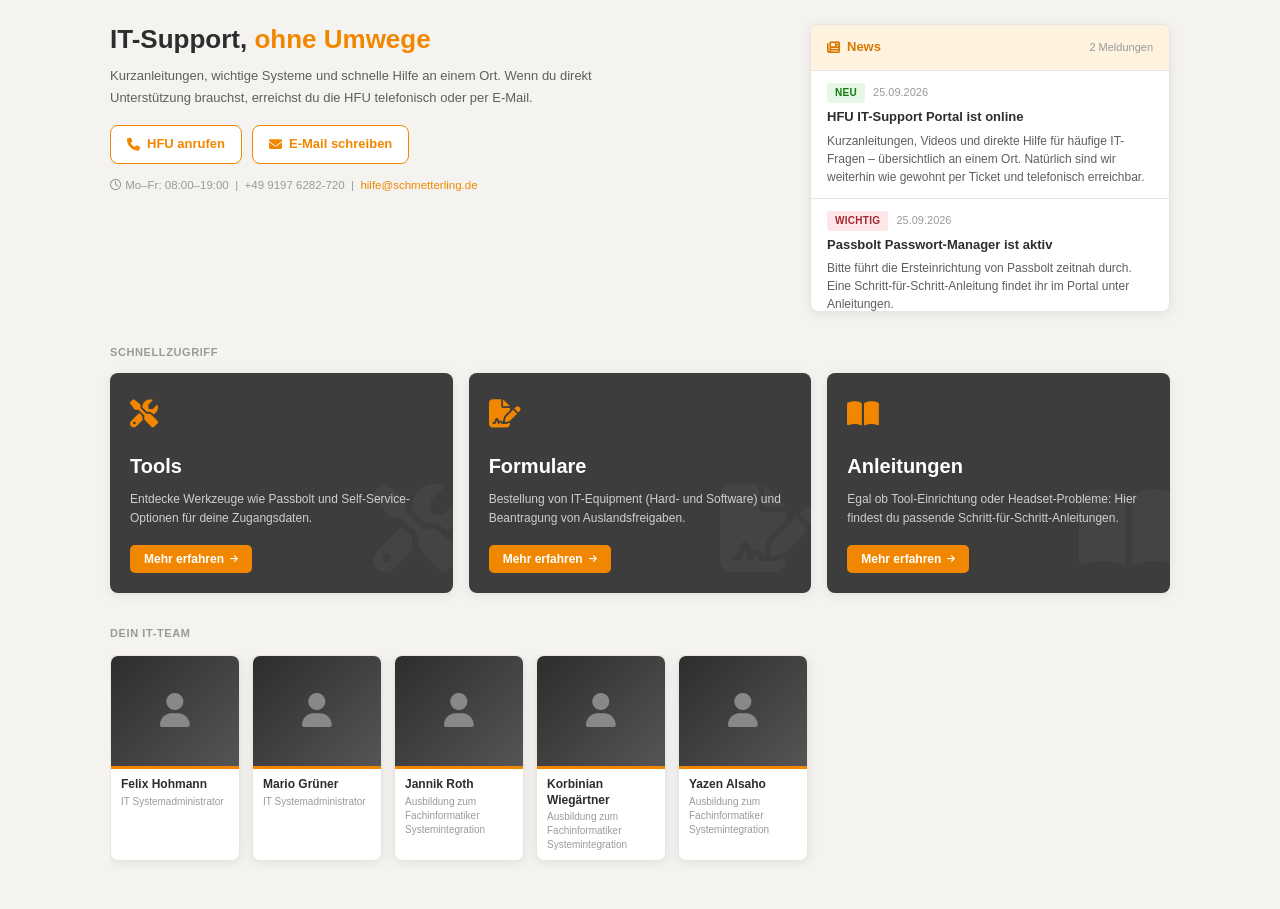
<file: index.html>
<!DOCTYPE html>
<html lang="de">
<head>
  <meta charset="UTF-8">
  <meta name="viewport" content="width=device-width, initial-scale=1.0">
  <meta name="robots" content="noindex, nofollow, noarchive, nosnippet">
  <title>HFU IT-Support</title>
  <link rel="stylesheet" href="https://cdnjs.cloudflare.com/ajax/libs/font-awesome/6.5.0/css/all.min.css">
  <link rel="stylesheet" href="style.css">
</head>
<body>
<div class="hfu-root" id="hfuRoot">

  <!-- ═══ LANDINGPAGE ══════════════════════════════════ -->
  <div id="pageLanding" class="hfu-page active">

    <!-- Hero Header -->
    <div class="hfu-hero">
      <div class="hfu-hero-left">
        <h1 class="hfu-hero-title">IT-Support, <span class="hfu-orange">ohne Umwege</span></h1>
        <p class="hfu-hero-desc">Kurzanleitungen, wichtige Systeme und schnelle Hilfe an einem Ort. Wenn du direkt Unterstützung brauchst, erreichst du die HFU telefonisch oder per E-Mail.</p>
        <div class="hfu-hero-btns">
          <a href="tel:+499197628272" class="hfu-btn-outline"><i class="fa-solid fa-phone"></i> HFU anrufen</a>
          <a href="mailto:hilfe@schmetterling.de" class="hfu-btn-outline"><i class="fa-solid fa-envelope"></i> E-Mail schreiben</a>
        </div>
        <p class="hfu-hero-hours"><i class="fa-regular fa-clock"></i> Mo–Fr: 08:00–19:00 &nbsp;|&nbsp; +49 9197 6282-720 &nbsp;|&nbsp; <a href="mailto:hilfe@schmetterling.de" class="hfu-link">hilfe@schmetterling.de</a></p>
      </div>
      <div class="hfu-hero-right">
        <div class="hfu-news-card">
          <div class="hfu-news-header">
            <span class="hfu-news-label"><i class="fa-solid fa-newspaper"></i> News</span>
            <span class="hfu-news-count" id="newsCount"></span>
          </div>
          <div id="newsList" class="hfu-news-list"></div>
        </div>
      </div>
    </div>

    <!-- 3 Kategorie-Kacheln -->
    <div class="hfu-section-label">Schnellzugriff</div>
    <div class="hfu-cards-grid">
      <div class="hfu-hero-card" onclick="navigate('pageTools')">
        <div class="hfu-hero-card-icon"><i class="fa-solid fa-screwdriver-wrench"></i></div>
        <div class="hfu-hero-card-body">
          <div class="hfu-hero-card-title">Tools</div>
          <div class="hfu-hero-card-desc">Entdecke Werkzeuge wie Passbolt und Self-Service-Optionen für deine Zugangsdaten.</div>
          <button class="hfu-btn-card">Mehr erfahren <i class="fa-solid fa-arrow-right fa-xs"></i></button>
        </div>
        <div class="hfu-hero-card-bgicon"><i class="fa-solid fa-screwdriver-wrench"></i></div>
      </div>

      <div class="hfu-hero-card" onclick="navigate('pageForms')">
        <div class="hfu-hero-card-icon"><i class="fa-solid fa-file-signature"></i></div>
        <div class="hfu-hero-card-body">
          <div class="hfu-hero-card-title">Formulare</div>
          <div class="hfu-hero-card-desc">Bestellung von IT-Equipment (Hard- und Software) und Beantragung von Auslandsfreigaben.</div>
          <button class="hfu-btn-card">Mehr erfahren <i class="fa-solid fa-arrow-right fa-xs"></i></button>
        </div>
        <div class="hfu-hero-card-bgicon"><i class="fa-solid fa-file-signature"></i></div>
      </div>

      <div class="hfu-hero-card" onclick="navigate('pageGuides')">
        <div class="hfu-hero-card-icon"><i class="fa-solid fa-book-open"></i></div>
        <div class="hfu-hero-card-body">
          <div class="hfu-hero-card-title">Anleitungen</div>
          <div class="hfu-hero-card-desc">Egal ob Tool-Einrichtung oder Headset-Probleme: Hier findest du passende Schritt-für-Schritt-Anleitungen.</div>
          <button class="hfu-btn-card">Mehr erfahren <i class="fa-solid fa-arrow-right fa-xs"></i></button>
        </div>
        <div class="hfu-hero-card-bgicon"><i class="fa-solid fa-book-open"></i></div>
      </div>
    </div>

    <!-- Team -->
    <div class="hfu-section-label" style="margin-top:32px">Dein IT-Team</div>
    <div class="hfu-team-grid" id="teamGrid"></div>
  </div>

  <!-- ═══ TOOLS-SEITE ══════════════════════════════════ -->
  <div id="pageTools" class="hfu-page">
    <div class="hfu-page-header">
      <button class="hfu-back-btn" onclick="navigate('pageLanding')"><i class="fa-solid fa-chevron-left"></i> Zurück</button>
      <h2 class="hfu-page-title">Tools</h2>
    </div>
    <div class="hfu-items-grid" id="toolsGrid"></div>

    <div class="hfu-further-links-section">
      <div class="hfu-section-label">Weitere Links</div>
      <div class="hfu-further-links-grid" id="furtherLinksGrid"></div>
    </div>
  </div>

  <!-- ═══ FORMULARE-SEITE ══════════════════════════════ -->
  <div id="pageForms" class="hfu-page">
    <div class="hfu-page-header">
      <button class="hfu-back-btn" onclick="navigate('pageLanding')"><i class="fa-solid fa-chevron-left"></i> Zurück</button>
      <h2 class="hfu-page-title">Formulare</h2>
    </div>
    <div class="hfu-items-grid" id="formsGrid"></div>
  </div>

  <!-- ═══ ANLEITUNGEN-ÜBERSICHT ════════════════════════ -->
  <div id="pageGuides" class="hfu-page">
    <div class="hfu-page-header">
      <button class="hfu-back-btn" onclick="navigate('pageLanding')"><i class="fa-solid fa-chevron-left"></i> Zurück</button>
      <h2 class="hfu-page-title">Anleitungen</h2>
    </div>

    <!-- Suchleiste -->
    <div class="hfu-search-box">
      <i class="fa-solid fa-magnifying-glass hfu-search-icon"></i>
      <div>
        <div class="hfu-search-label">Wobei brauchst du Hilfe?</div>
        <input type="text" class="hfu-search-input" id="guideSearch" placeholder="VPN, Passwort, Outlook, Drucker ..." oninput="filterGuides()">
      </div>
    </div>

    <!-- Kategorie-Tabs -->
    <div class="hfu-guide-tabs" id="guideTabs"></div>

    <!-- Anleitungs-Karten (Übersicht) -->
    <div class="hfu-guide-overview-grid" id="guideOverviewGrid"></div>
  </div>

  <!-- ═══ ANLEITUNG DETAIL ══════════════════════════════ -->
  <div id="pageGuideDetail" class="hfu-page">
    <div class="hfu-page-header">
      <button class="hfu-back-btn" id="guideBackBtn" onclick="navigate('pageGuides')"><i class="fa-solid fa-chevron-left"></i> Alle Anleitungen</button>
      <h2 class="hfu-page-title" id="guideDetailTitle"></h2>
    </div>

    <!-- Kategorie-Tabs (auch auf Detailseite) -->
    <div class="hfu-guide-tabs" id="guideDetailTabs"></div>

    <!-- Inhalt der Anleitung -->
    <div id="guideDetailContent" class="hfu-guide-detail-content"></div>

    <!-- IT kontaktieren -->
    <div class="hfu-contact-box">
      <div class="hfu-contact-title">IT kontaktieren</div>
      <div class="hfu-contact-sub">Wenn das Problem weiterhin besteht, erreichst du uns direkt per E-Mail oder telefonisch.</div>
      <div class="hfu-contact-btns">
        <a href="mailto:hilfe@schmetterling.de" class="hfu-btn-contact-email"><i class="fa-solid fa-envelope"></i> E-Mail schreiben</a>
        <a href="tel:+499197628272" class="hfu-btn-contact-phone"><i class="fa-solid fa-phone"></i> HFU anrufen</a>
      </div>
    </div>
  </div>

</div><!-- /hfu-root -->

<script src="data.js"></script>
<script src="app.js"></script>
</body>
</html>
</file>
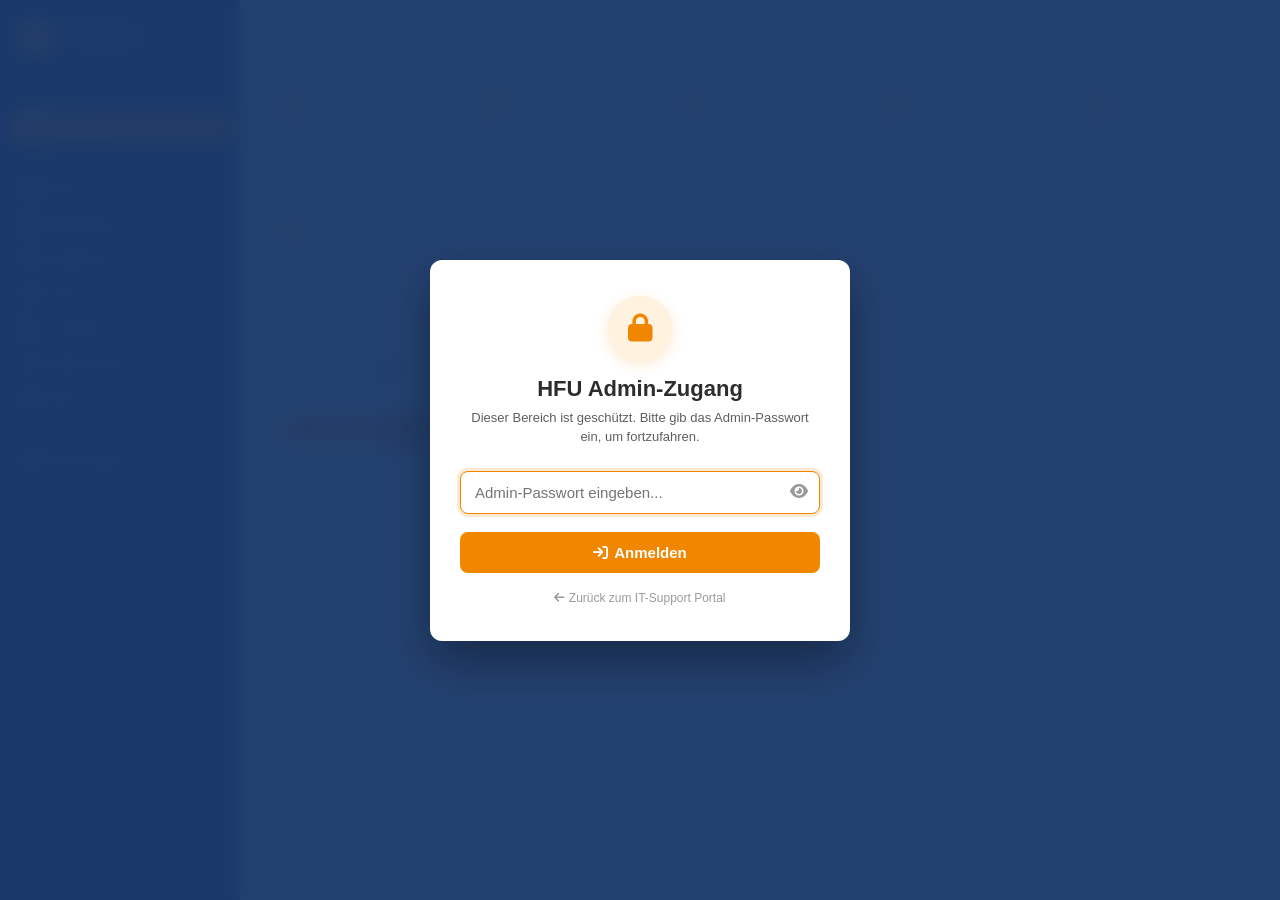
<file: admin.html>
<!DOCTYPE html>
<html lang="de">
<head>
  <meta charset="UTF-8">
  <meta name="viewport" content="width=device-width, initial-scale=1.0">
  <meta name="robots" content="noindex, nofollow, noarchive, nosnippet">
  <title>Admin – HFU IT-Support</title>
  <link rel="stylesheet" href="https://cdnjs.cloudflare.com/ajax/libs/font-awesome/6.5.0/css/all.min.css">
  <style>
    /* ── CSS Variablen ──────────────────────────────── */
    :root {
      --sm-orange:       #f18700;
      --sm-orange-dark:  #d97800;
      --sm-orange-light: #fff3e0;
      --sm-blue:         #1b3a6b;
      --sm-text:         #2d2d2d;
      --sm-text-2:       #5f5f5f;
      --sm-text-3:       #9a9a9a;
      --sm-border:       #e8e4df;
      --sm-bg:           #f5f3f0;
      --sm-card:         #ffffff;
      --sm-danger:       #c0392b;
      --sm-danger-light: #fdecea;
      --sm-success:      #27ae60;
      --sm-success-light:#e8f5e9;
      --sm-font:         'Segoe UI', sans-serif;
      --sm-radius:       8px;
      --sm-shadow:       0 2px 12px rgba(0,0,0,0.08);
    }
    * { box-sizing: border-box; margin: 0; padding: 0; }
    body { font-family: var(--sm-font); background: var(--sm-bg); color: var(--sm-text); font-size: 14px; }

    /* ── Layout ─────────────────────────────────────── */
    .adm-layout { display: flex; min-height: 100vh; }

    /* ── Sidebar ────────────────────────────────────── */
    .adm-sidebar {
      width: 240px;
      background: var(--sm-blue);
      color: white;
      display: flex;
      flex-direction: column;
      flex-shrink: 0;
      position: fixed;
      top: 0; left: 0; bottom: 0;
      overflow-y: auto;
      z-index: 100;
    }
    .adm-logo {
      padding: 20px 18px 16px;
      border-bottom: 1px solid rgba(255,255,255,0.12);
      display: flex;
      align-items: center;
      gap: 10px;
    }
    .adm-logo-icon {
      width: 36px; height: 36px;
      background: var(--sm-orange);
      border-radius: 8px;
      display: flex; align-items: center; justify-content: center;
      font-size: 18px; color: white;
    }
    .adm-logo-text { font-size: 14px; font-weight: 700; line-height: 1.3; }
    .adm-logo-sub  { font-size: 10px; opacity: 0.6; }

    .adm-nav { padding: 12px 10px; flex: 1; }
    .adm-nav-section {
      font-size: 9px;
      font-weight: 700;
      text-transform: uppercase;
      letter-spacing: 0.8px;
      opacity: 0.45;
      padding: 12px 8px 4px;
    }
    .adm-nav-item {
      display: flex;
      align-items: center;
      gap: 10px;
      padding: 9px 10px;
      border-radius: 6px;
      cursor: pointer;
      font-size: 13px;
      color: rgba(255,255,255,0.75);
      transition: background 0.15s, color 0.15s;
      margin-bottom: 2px;
      border: none;
      background: none;
      width: 100%;
      text-align: left;
      font-family: var(--sm-font);
    }
    .adm-nav-item:hover { background: rgba(255,255,255,0.08); color: white; }
    .adm-nav-item.active { background: var(--sm-orange); color: white; }
    .adm-nav-item i { width: 18px; text-align: center; font-size: 14px; }

    .adm-sidebar-footer {
      padding: 14px 18px;
      border-top: 1px solid rgba(255,255,255,0.12);
      font-size: 11px;
      opacity: 0.5;
    }

    /* ── Main ───────────────────────────────────────── */
    .adm-main {
      flex: 1;
      margin-left: 240px;
      display: flex;
      flex-direction: column;
    }

    /* ── Topbar ─────────────────────────────────────── */
    .adm-topbar {
      background: var(--sm-card);
      border-bottom: 1px solid var(--sm-border);
      padding: 12px 24px;
      display: flex;
      align-items: center;
      justify-content: space-between;
      position: sticky;
      top: 0;
      z-index: 50;
    }
    .adm-topbar-title { font-size: 17px; font-weight: 700; color: var(--sm-text); }
    .adm-topbar-right { display: flex; gap: 10px; align-items: center; }

    /* ── Content ────────────────────────────────────── */
    .adm-content { padding: 24px; flex: 1; }

    /* ── Section Pages ──────────────────────────────── */
    .adm-section { display: none; }
    .adm-section.active { display: block; }

    /* ── Cards ──────────────────────────────────────── */
    .adm-card {
      background: var(--sm-card);
      border: 1px solid var(--sm-border);
      border-radius: var(--sm-radius);
      box-shadow: var(--sm-shadow);
      margin-bottom: 20px;
    }
    .adm-card-header {
      padding: 16px 20px;
      border-bottom: 1px solid var(--sm-border);
      display: flex;
      align-items: center;
      justify-content: space-between;
      flex-wrap: wrap;
      gap: 10px;
    }
    .adm-card-title {
      font-size: 15px;
      font-weight: 700;
      color: var(--sm-text);
      display: flex;
      align-items: center;
      gap: 8px;
    }
    .adm-card-title i { color: var(--sm-orange); }
    .adm-card-body { padding: 20px; }

    /* ── Buttons ────────────────────────────────────── */
    .btn {
      display: inline-flex;
      align-items: center;
      gap: 6px;
      padding: 8px 16px;
      border-radius: 6px;
      font-size: 13px;
      font-weight: 600;
      cursor: pointer;
      border: none;
      font-family: var(--sm-font);
      transition: all 0.15s;
      text-decoration: none;
    }
    .btn-primary   { background: var(--sm-orange); color: white; }
    .btn-primary:hover { background: var(--sm-orange-dark); color: white; text-decoration: none; }
    .btn-secondary { background: var(--sm-card); color: var(--sm-text); border: 1px solid var(--sm-border); }
    .btn-secondary:hover { background: var(--sm-bg); }
    .btn-danger    { background: var(--sm-danger); color: white; }
    .btn-danger:hover { background: #a93226; }
    .btn-sm { padding: 5px 10px; font-size: 12px; }
    .btn-icon { padding: 6px 8px; }

    /* ── Tabelle ────────────────────────────────────── */
    .adm-table { width: 100%; border-collapse: collapse; }
    .adm-table th {
      background: var(--sm-bg);
      font-size: 11px;
      font-weight: 700;
      text-transform: uppercase;
      letter-spacing: 0.4px;
      color: var(--sm-text-3);
      padding: 10px 14px;
      text-align: left;
      border-bottom: 1px solid var(--sm-border);
    }
    .adm-table td {
      padding: 12px 14px;
      border-bottom: 1px solid var(--sm-border);
      font-size: 13px;
      vertical-align: middle;
    }
    .adm-table tr:last-child td { border-bottom: none; }
    .adm-table tr:hover td { background: var(--sm-bg); }
    .adm-table-actions { display: flex; gap: 6px; }

    /* ── Badge ──────────────────────────────────────── */
    .badge {
      font-size: 10px;
      font-weight: 700;
      text-transform: uppercase;
      padding: 2px 8px;
      border-radius: 3px;
    }
    .badge-Wichtig { background:#FDE7E9; color:#A4262C; }
    .badge-Info    { background:#fff3e0; color:#f18700; }
    .badge-Wartung { background:#FFF4CE; color:#7A5100; }
    .badge-Neu     { background:#e6f7e6; color:#107C10; }

    /* ── Form ───────────────────────────────────────── */
    .form-group { margin-bottom: 16px; }
    .form-label {
      display: block;
      font-size: 11px;
      font-weight: 700;
      text-transform: uppercase;
      letter-spacing: 0.4px;
      color: var(--sm-text-2);
      margin-bottom: 5px;
    }
    .form-label .req { color: var(--sm-orange); margin-left: 2px; }
    .form-control {
      width: 100%;
      padding: 9px 12px;
      border: 1px solid var(--sm-border);
      border-radius: 6px;
      font-family: var(--sm-font);
      font-size: 13px;
      color: var(--sm-text);
      background: var(--sm-card);
      outline: none;
      transition: border-color 0.15s;
    }
    .form-control:focus { border-color: var(--sm-orange); box-shadow: 0 0 0 2px rgba(241,135,0,0.15); }
    textarea.form-control { resize: vertical; min-height: 80px; }
    select.form-control { cursor: pointer; }
    .form-row { display: grid; grid-template-columns: 1fr 1fr; gap: 14px; }
    @media (max-width: 640px) { .form-row { grid-template-columns: 1fr; } }
    .form-hint { font-size: 11px; color: var(--sm-text-3); margin-top: 4px; }

    /* ── Modal ──────────────────────────────────────── */
    .adm-modal-overlay {
      display: none;
      position: fixed;
      inset: 0;
      background: rgba(0,0,0,0.5);
      z-index: 9999;
      align-items: center;
      justify-content: center;
      padding: 16px;
    }
    .adm-modal-overlay.open { display: flex; }
    .adm-modal {
      background: var(--sm-card);
      border-radius: var(--sm-radius);
      max-width: 760px;
      width: 100%;
      max-height: 92vh;
      overflow-y: auto;
      box-shadow: 0 20px 60px rgba(0,0,0,0.25);
      display: flex;
      flex-direction: column;
    }
    .adm-modal-head {
      padding: 18px 22px;
      border-bottom: 1px solid var(--sm-border);
      display: flex;
      align-items: center;
      justify-content: space-between;
      gap: 10px;
      position: sticky;
      top: 0;
      background: var(--sm-card);
      z-index: 2;
    }
    .adm-modal-head h3 { font-size: 17px; font-weight: 700; }
    .adm-modal-close {
      background: none;
      border: none;
      cursor: pointer;
      font-size: 18px;
      color: var(--sm-text-3);
      padding: 4px 8px;
      border-radius: 4px;
    }
    .adm-modal-close:hover { background: var(--sm-bg); color: var(--sm-text); }
    .adm-modal-body { padding: 20px 22px; flex: 1; }
    .adm-modal-foot {
      padding: 14px 22px;
      border-top: 1px solid var(--sm-border);
      display: flex;
      justify-content: flex-end;
      gap: 8px;
      position: sticky;
      bottom: 0;
      background: var(--sm-card);
      z-index: 2;
    }

    /* ── Block Editor ───────────────────────────────── */
    .block-editor {
      border: 1px solid var(--sm-border);
      border-radius: var(--sm-radius);
      overflow: hidden;
    }
    .block-editor-toolbar {
      background: var(--sm-bg);
      padding: 10px 14px;
      border-bottom: 1px solid var(--sm-border);
      display: flex;
      align-items: center;
      gap: 8px;
      flex-wrap: wrap;
    }
    .block-editor-toolbar-label {
      font-size: 11px;
      font-weight: 700;
      color: var(--sm-text-3);
      text-transform: uppercase;
      letter-spacing: 0.4px;
      margin-right: 4px;
    }
    .block-add-btn {
      display: inline-flex;
      align-items: center;
      gap: 5px;
      padding: 5px 11px;
      border: 1px solid var(--sm-border);
      border-radius: 5px;
      background: white;
      font-size: 11px;
      font-weight: 600;
      cursor: pointer;
      font-family: var(--sm-font);
      color: var(--sm-text-2);
      transition: all 0.15s;
    }
    .block-add-btn:hover { border-color: var(--sm-orange); color: var(--sm-orange); background: var(--sm-orange-light); }

    .block-list { padding: 12px; display: flex; flex-direction: column; gap: 10px; }
    .block-item {
      background: var(--sm-bg);
      border: 1px solid var(--sm-border);
      border-radius: 6px;
      overflow: hidden;
    }
    .block-item-head {
      display: flex;
      align-items: center;
      gap: 8px;
      padding: 8px 12px;
      background: white;
      border-bottom: 1px solid var(--sm-border);
      font-size: 12px;
      font-weight: 600;
      color: var(--sm-text-2);
    }
    .block-item-head i { color: var(--sm-orange); }
    .block-item-actions { margin-left: auto; display: flex; gap: 4px; }
    .block-move-btn, .block-del-btn {
      border: none;
      background: none;
      cursor: pointer;
      padding: 3px 6px;
      border-radius: 3px;
      font-size: 12px;
      color: var(--sm-text-3);
    }
    .block-move-btn:hover { background: var(--sm-border); color: var(--sm-text); }
    .block-del-btn:hover  { background: var(--sm-danger-light); color: var(--sm-danger); }

    .block-item-body { padding: 12px; display: flex; flex-direction: column; gap: 8px; }

    /* Schritte-Editor */
    .steps-list-editor { display: flex; flex-direction: column; gap: 6px; }
    .step-editor-row {
      display: flex;
      gap: 6px;
      align-items: flex-start;
      background: white;
      border: 1px solid var(--sm-border);
      border-radius: 5px;
      padding: 8px 10px;
    }
    .step-editor-num {
      min-width: 22px;
      height: 22px;
      background: var(--sm-orange);
      color: white;
      border-radius: 50%;
      display: flex;
      align-items: center;
      justify-content: center;
      font-size: 10px;
      font-weight: 700;
      flex-shrink: 0;
      margin-top: 2px;
    }
    .step-editor-fields { flex: 1; display: flex; flex-direction: column; gap: 4px; }
    .step-del-btn {
      border: none;
      background: none;
      cursor: pointer;
      color: var(--sm-text-3);
      font-size: 13px;
      padding: 2px 4px;
      border-radius: 3px;
      flex-shrink: 0;
    }
    .step-del-btn:hover { background: var(--sm-danger-light); color: var(--sm-danger); }

    /* ── Toast ──────────────────────────────────────── */
    .adm-toast {
      position: fixed;
      bottom: 24px;
      right: 24px;
      background: var(--sm-text);
      color: white;
      padding: 12px 20px;
      border-radius: var(--sm-radius);
      font-size: 13px;
      font-weight: 500;
      box-shadow: 0 4px 20px rgba(0,0,0,0.25);
      z-index: 99999;
      display: flex;
      align-items: center;
      gap: 8px;
      transform: translateY(100px);
      opacity: 0;
      transition: all 0.3s ease;
    }
    .adm-toast.show { transform: translateY(0); opacity: 1; }
    .adm-toast.success { background: var(--sm-success); }
    .adm-toast.error   { background: var(--sm-danger); }

    /* ── Stats Cards ────────────────────────────────── */
    .adm-stats {
      display: grid;
      grid-template-columns: repeat(auto-fill, minmax(160px, 1fr));
      gap: 14px;
      margin-bottom: 24px;
    }
    .adm-stat-card {
      background: var(--sm-card);
      border: 1px solid var(--sm-border);
      border-radius: var(--sm-radius);
      padding: 16px;
      display: flex;
      flex-direction: column;
      gap: 6px;
      box-shadow: var(--sm-shadow);
    }
    .adm-stat-icon { font-size: 22px; color: var(--sm-orange); }
    .adm-stat-num  { font-size: 26px; font-weight: 800; color: var(--sm-text); }
    .adm-stat-label { font-size: 11px; color: var(--sm-text-3); }

    /* Kein Eintrag */
    .adm-empty {
      text-align: center;
      padding: 32px;
      color: var(--sm-text-3);
      font-size: 13px;
    }
    .adm-empty i { font-size: 28px; display: block; margin-bottom: 8px; }

    /* ── Login Overlay ──────────────────────────────── */
    #admLoginOverlay {
      position: fixed;
      inset: 0;
      background: rgba(27, 58, 107, 0.96);
      backdrop-filter: blur(10px);
      z-index: 999999;
      display: flex;
      align-items: center;
      justify-content: center;
      padding: 20px;
    }
    .adm-login-card {
      background: white;
      border-radius: 12px;
      max-width: 420px;
      width: 100%;
      padding: 36px 30px;
      box-shadow: 0 20px 50px rgba(0,0,0,0.35);
      text-align: center;
      position: relative;
    }
    .adm-login-icon {
      width: 64px;
      height: 64px;
      background: var(--sm-orange-light);
      color: var(--sm-orange);
      border-radius: 50%;
      display: flex;
      align-items: center;
      justify-content: center;
      font-size: 28px;
      margin: 0 auto 16px;
      box-shadow: 0 4px 14px rgba(241, 135, 0, 0.2);
    }
    .adm-login-title {
      font-size: 22px;
      font-weight: 800;
      color: var(--sm-text);
      margin-bottom: 6px;
    }
    .adm-login-sub {
      font-size: 13px;
      color: var(--sm-text-2);
      margin-bottom: 24px;
      line-height: 1.5;
    }
    .adm-login-error {
      background: var(--sm-danger-light);
      color: var(--sm-danger);
      padding: 10px 14px;
      border-radius: 6px;
      font-size: 13px;
      font-weight: 600;
      margin-bottom: 16px;
      display: none;
    }
    .adm-login-input-wrap {
      position: relative;
      margin-bottom: 18px;
    }
    .adm-login-input-wrap input {
      width: 100%;
      padding: 12px 42px 12px 14px;
      border: 1.5px solid var(--sm-border);
      border-radius: 8px;
      font-size: 15px;
      font-family: var(--sm-font);
      outline: none;
      transition: all 0.2s;
    }
    .adm-login-input-wrap input:focus {
      border-color: var(--sm-orange);
      box-shadow: 0 0 0 3px rgba(241, 135, 0, 0.18);
    }
    .adm-login-input-wrap .toggle-pwd {
      position: absolute;
      right: 12px;
      top: 50%;
      transform: translateY(-50%);
      background: none;
      border: none;
      cursor: pointer;
      color: var(--sm-text-3);
      font-size: 16px;
    }
    .adm-login-submit {
      width: 100%;
      padding: 12px;
      font-size: 15px;
      justify-content: center;
      border-radius: 8px;
    }
    .adm-login-back {
      display: inline-block;
      margin-top: 18px;
      font-size: 12px;
      color: var(--sm-text-3);
      text-decoration: none;
    }
    .adm-login-back:hover { color: var(--sm-orange); text-decoration: underline; }
    
    @keyframes shake {
      0%, 100% { transform: translateX(0); }
      20%, 60% { transform: translateX(-8px); }
      40%, 80% { transform: translateX(8px); }
    }
    .shake { animation: shake 0.4s ease; }
  </style>
</head>
<body>

<!-- ═══ LOGIN OVERLAY ════════════════════════════════ -->
<div id="admLoginOverlay">
  <div class="adm-login-card">
    <div class="adm-login-icon"><i class="fa-solid fa-lock"></i></div>
    <div class="adm-login-title">HFU Admin-Zugang</div>
    <div class="adm-login-sub">Dieser Bereich ist geschützt. Bitte gib das Admin-Passwort ein, um fortzufahren.</div>
    <div class="adm-login-error" id="adminLoginError">Falsches Passwort! Bitte erneut versuchen.</div>
    <form onsubmit="doAdminLogin(event)">
      <div class="adm-login-input-wrap">
        <input type="password" id="adminLoginInput" placeholder="Admin-Passwort eingeben..." required autocomplete="current-password">
        <button type="button" class="toggle-pwd" onclick="toggleLoginPwdVisibility()"><i class="fa-solid fa-eye" id="loginEyeIcon"></i></button>
      </div>
      <button type="submit" class="btn btn-primary adm-login-submit">
        <i class="fa-solid fa-arrow-right-to-bracket"></i> Anmelden
      </button>
    </form>
    <a href="index.html" class="adm-login-back"><i class="fa-solid fa-arrow-left"></i> Zurück zum IT-Support Portal</a>
  </div>
</div>

<div class="adm-layout">

  <!-- ═══ SIDEBAR ══════════════════════════════════════ -->
  <nav class="adm-sidebar">
    <div class="adm-logo">
      <div class="adm-logo-icon"><i class="fa-solid fa-shield-halved"></i></div>
      <div>
        <div class="adm-logo-text">HFU Admin</div>
        <div class="adm-logo-sub">IT-Support Portal</div>
      </div>
    </div>

    <div class="adm-nav">
      <div class="adm-nav-section">Übersicht</div>
      <button class="adm-nav-item active" onclick="showSection('secDashboard', this)">
        <i class="fa-solid fa-chart-pie"></i> <span>Dashboard</span>
      </button>

      <div class="adm-nav-section">Inhalt</div>
      <button class="adm-nav-item" onclick="showSection('secNews', this)">
        <i class="fa-solid fa-newspaper"></i> <span>News</span>
      </button>
      <button class="adm-nav-item" onclick="showSection('secGuides', this)">
        <i class="fa-solid fa-book-open"></i> <span>Anleitungen</span>
      </button>
      <button class="adm-nav-item" onclick="showSection('secGuideCategories', this)">
        <i class="fa-solid fa-tags"></i> <span>Kategorien</span>
      </button>
      <button class="adm-nav-item" onclick="showSection('secTools', this)">
        <i class="fa-solid fa-screwdriver-wrench"></i> <span>Tools</span>
      </button>
      <button class="adm-nav-item" onclick="showSection('secForms', this)">
        <i class="fa-solid fa-file-signature"></i> <span>Formulare</span>
      </button>
      <button class="adm-nav-item" onclick="showSection('secLinks', this)">
        <i class="fa-solid fa-link"></i> <span>Weitere Links</span>
      </button>
      <button class="adm-nav-item" onclick="showSection('secTeam', this)">
        <i class="fa-solid fa-users"></i> <span>Team</span>
      </button>

      <div class="adm-nav-section">System</div>
      <button class="adm-nav-item" onclick="showSection('secSettings', this)">
        <i class="fa-solid fa-gear"></i> <span>Einstellungen</span>
      </button>
    </div>

    <div class="adm-sidebar-footer">Version 7.0 · HFU</div>
  </nav>

  <!-- ═══ MAIN ══════════════════════════════════════════ -->
  <div class="adm-main">

    <!-- Topbar -->
    <div class="adm-topbar">
      <div class="adm-topbar-title" id="topbarTitle">Dashboard</div>
      <div class="adm-topbar-right">
        <a href="index.html" target="_blank" class="btn btn-secondary btn-sm">
          <i class="fa-solid fa-eye"></i> Portal ansehen
        </a>
        <button class="btn btn-secondary btn-sm" onclick="logoutAdmin()">
          <i class="fa-solid fa-arrow-right-from-bracket"></i> Abmelden
        </button>
      </div>
    </div>

    <div class="adm-content">

      <!-- ─── DASHBOARD ────────────────────────────── -->
      <div class="adm-section active" id="secDashboard">
        <div class="adm-stats" id="dashStats"></div>
        <div class="adm-card">
          <div class="adm-card-header"><div class="adm-card-title"><i class="fa-solid fa-clock-rotate-left"></i> Schnellzugriff</div></div>
          <div class="adm-card-body" style="display:flex;gap:12px;flex-wrap:wrap">
            <button class="btn btn-primary" onclick="showSection('secNews',null);openNewsModal()">
              <i class="fa-solid fa-plus"></i> News erstellen
            </button>
            <button class="btn btn-primary" onclick="showSection('secGuides',null);openGuideModal()">
              <i class="fa-solid fa-plus"></i> Anleitung erstellen
            </button>
          </div>
        </div>
      </div>

      <!-- ─── NEWS ─────────────────────────────────── -->
      <div class="adm-section" id="secNews">
        <div class="adm-card">
          <div class="adm-card-header">
            <div class="adm-card-title"><i class="fa-solid fa-newspaper"></i> News-Meldungen</div>
            <button class="btn btn-primary btn-sm" onclick="openNewsModal()"><i class="fa-solid fa-plus"></i> Neue Meldung</button>
          </div>
          <div class="adm-card-body" style="padding:0">
            <table class="adm-table" id="newsTable">
              <thead><tr><th>Titel</th><th>Typ</th><th>Datum</th><th>Aktionen</th></tr></thead>
              <tbody id="newsTableBody"></tbody>
            </table>
          </div>
        </div>
      </div>

      <!-- ─── ANLEITUNGEN ──────────────────────────── -->
      <div class="adm-section" id="secGuides">
        <div class="adm-card">
          <div class="adm-card-header">
            <div class="adm-card-title"><i class="fa-solid fa-book-open"></i> Anleitungen</div>
            <button class="btn btn-primary btn-sm" onclick="openGuideModal()"><i class="fa-solid fa-plus"></i> Neue Anleitung</button>
          </div>
          <div class="adm-card-body" style="padding:0">
            <table class="adm-table">
              <thead><tr><th>Titel</th><th>Kategorie</th><th>Blöcke</th><th>Aktionen</th></tr></thead>
              <tbody id="guidesTableBody"></tbody>
            </table>
          </div>
        </div>
      </div>

      <!-- ─── KATEGORIEN ───────────────────────────── -->
      <div class="adm-section" id="secGuideCategories">
        <div class="adm-card">
          <div class="adm-card-header">
            <div class="adm-card-title"><i class="fa-solid fa-tags"></i> Anleitungs-Kategorien</div>
            <button class="btn btn-primary btn-sm" onclick="openCatModal()"><i class="fa-solid fa-plus"></i> Kategorie hinzufügen</button>
          </div>
          <div class="adm-card-body" style="padding:0">
            <table class="adm-table">
              <thead><tr><th>Icon</th><th>Name</th><th>Typ</th><th>Aktionen</th></tr></thead>
              <tbody id="catsTableBody"></tbody>
            </table>
          </div>
        </div>
      </div>

      <!-- ─── TOOLS ─────────────────────────────────── -->
      <div class="adm-section" id="secTools">
        <div class="adm-card">
          <div class="adm-card-header">
            <div class="adm-card-title"><i class="fa-solid fa-screwdriver-wrench"></i> Tools</div>
            <button class="btn btn-primary btn-sm" onclick="openToolModal()"><i class="fa-solid fa-plus"></i> Tool hinzufügen</button>
          </div>
          <div class="adm-card-body" style="padding:0">
            <table class="adm-table">
              <thead><tr><th>Name</th><th>URL</th><th>Aktionen</th></tr></thead>
              <tbody id="toolsTableBody"></tbody>
            </table>
          </div>
        </div>
      </div>

      <!-- ─── FORMULARE ─────────────────────────────── -->
      <div class="adm-section" id="secForms">
        <div class="adm-card">
          <div class="adm-card-header">
            <div class="adm-card-title"><i class="fa-solid fa-file-signature"></i> Formulare</div>
            <button class="btn btn-primary btn-sm" onclick="openFormModal()"><i class="fa-solid fa-plus"></i> Formular hinzufügen</button>
          </div>
          <div class="adm-card-body" style="padding:0">
            <table class="adm-table">
              <thead><tr><th>Name</th><th>URL</th><th>Aktionen</th></tr></thead>
              <tbody id="formsTableBody"></tbody>
            </table>
          </div>
        </div>
      </div>

      <!-- ─── WEITERE LINKS ─────────────────────────── -->
      <div class="adm-section" id="secLinks">
        <div class="adm-card">
          <div class="adm-card-header">
            <div class="adm-card-title"><i class="fa-solid fa-link"></i> Weitere Links</div>
            <button class="btn btn-primary btn-sm" onclick="openLinkModal()"><i class="fa-solid fa-plus"></i> Link hinzufügen</button>
          </div>
          <div class="adm-card-body" style="padding:0">
            <table class="adm-table">
              <thead><tr><th>Name</th><th>URL</th><th>Aktionen</th></tr></thead>
              <tbody id="linksTableBody"></tbody>
            </table>
          </div>
        </div>
      </div>

      <!-- ─── TEAM ──────────────────────────────────── -->
      <div class="adm-section" id="secTeam">
        <div class="adm-card">
          <div class="adm-card-header">
            <div class="adm-card-title"><i class="fa-solid fa-users"></i> Team-Mitglieder</div>
            <button class="btn btn-primary btn-sm" onclick="openTeamModal()"><i class="fa-solid fa-plus"></i> Mitglied hinzufügen</button>
          </div>
          <div class="adm-card-body" style="padding:0">
            <table class="adm-table">
              <thead><tr><th>Name</th><th>Rolle</th><th>Foto</th><th>Aktionen</th></tr></thead>
              <tbody id="teamTableBody"></tbody>
            </table>
          </div>
        </div>
      </div>

      <!-- ─── EINSTELLUNGEN ─────────────────────────── -->
      <div class="adm-section" id="secSettings">
        <div class="adm-card">
          <div class="adm-card-header"><div class="adm-card-title"><i class="fa-solid fa-gear"></i> Einstellungen</div></div>
          <div class="adm-card-body" style="display:flex;flex-direction:column;gap:12px">
            <p style="font-size:13px;color:var(--sm-text-2)">Alle Inhalte werden im Browser (localStorage) gespeichert und sind sofort im Portal verfügbar.</p>
            <div style="display:flex;gap:10px;flex-wrap:wrap">
              <button class="btn btn-secondary" onclick="exportData()"><i class="fa-solid fa-download"></i> Daten exportieren (JSON)</button>
              <label class="btn btn-secondary" style="cursor:pointer">
                <i class="fa-solid fa-upload"></i> Daten importieren
                <input type="file" accept=".json" style="display:none" onchange="importData(event)">
              </label>
              <button class="btn btn-danger" onclick="resetData()"><i class="fa-solid fa-rotate-left"></i> Auf Standard zurücksetzen</button>
            </div>
          </div>
        <div class="adm-card">
          <div class="adm-card-header"><div class="adm-card-title"><i class="fa-solid fa-key"></i> Admin-Passwort ändern</div></div>
          <div class="adm-card-body" style="max-width: 460px;">
            <p style="font-size:13px;color:var(--sm-text-2);margin-bottom:16px">Hier kannst du das Passwort für den Zugang zu dieser Admin-Seite ändern.</p>
            <div class="form-group">
              <label class="form-label">Aktuelles Passwort <span class="req">*</span></label>
              <input type="password" class="form-control" id="pwdCurrent" placeholder="Bisheriges Passwort">
            </div>
            <div class="form-group">
              <label class="form-label">Neues Passwort <span class="req">*</span></label>
              <input type="password" class="form-control" id="pwdNew" placeholder="Mindestens 6 Zeichen">
            </div>
            <div class="form-group">
              <label class="form-label">Neues Passwort bestätigen <span class="req">*</span></label>
              <input type="password" class="form-control" id="pwdConfirm" placeholder="Neues Passwort wiederholen">
            </div>
            <button class="btn btn-primary" onclick="changeAdminPassword()"><i class="fa-solid fa-floppy-disk"></i> Neues Passwort speichern</button>
          </div>
        </div>
      </div>

    </div><!-- /adm-content -->
  </div><!-- /adm-main -->
</div><!-- /adm-layout -->

<!-- ═══ MODALS ══════════════════════════════════════════ -->

<!-- News Modal -->
<div class="adm-modal-overlay" id="newsModal">
  <div class="adm-modal" style="max-width:520px">
    <div class="adm-modal-head">
      <h3 id="newsModalTitle">News erstellen</h3>
      <button class="adm-modal-close" onclick="closeModal('newsModal')"><i class="fa-solid fa-xmark"></i></button>
    </div>
    <div class="adm-modal-body">
      <input type="hidden" id="newsId">
      <div class="form-group">
        <label class="form-label">Titel <span class="req">*</span></label>
        <input type="text" class="form-control" id="newsTitle" placeholder="z.B. Passbolt ist aktiv">
      </div>
      <div class="form-row">
        <div class="form-group">
          <label class="form-label">Typ</label>
          <select class="form-control" id="newsBadge">
            <option value="Neu">Neu</option>
            <option value="Wichtig">Wichtig</option>
            <option value="Info">Info</option>
            <option value="Wartung">Wartung</option>
          </select>
        </div>
        <div class="form-group">
          <label class="form-label">Datum</label>
          <input type="text" class="form-control" id="newsDate" placeholder="z.B. 25.09.2026">
        </div>
      </div>
      <div class="form-group">
        <label class="form-label">Inhalt <span class="req">*</span></label>
        <textarea class="form-control" id="newsContent" rows="4" placeholder="Beschreibungstext der Meldung..."></textarea>
      </div>
    </div>
    <div class="adm-modal-foot">
      <button class="btn btn-secondary" onclick="closeModal('newsModal')">Abbrechen</button>
      <button class="btn btn-primary" onclick="saveNews()"><i class="fa-solid fa-floppy-disk"></i> Speichern</button>
    </div>
  </div>
</div>

<!-- Guide Modal -->
<div class="adm-modal-overlay" id="guideModal">
  <div class="adm-modal">
    <div class="adm-modal-head">
      <h3 id="guideModalTitle">Anleitung erstellen</h3>
      <button class="adm-modal-close" onclick="closeModal('guideModal')"><i class="fa-solid fa-xmark"></i></button>
    </div>
    <div class="adm-modal-body">
      <input type="hidden" id="guideId">
      <div class="form-row">
        <div class="form-group">
          <label class="form-label">Titel <span class="req">*</span></label>
          <input type="text" class="form-control" id="guideTitle" placeholder="z.B. VPN-Probleme lösen">
        </div>
        <div class="form-group">
          <label class="form-label">Kategorie</label>
          <select class="form-control" id="guideCategoryId"></select>
        </div>
      </div>
      <div class="form-group">
        <label class="form-label">Kurzbeschreibung</label>
        <textarea class="form-control" id="guideDesc" rows="2" placeholder="Was wird in dieser Anleitung erklärt?"></textarea>
      </div>

      <!-- Block Editor -->
      <div class="form-group">
        <label class="form-label">Inhalt (Blöcke)</label>
        <div class="block-editor">
          <div class="block-editor-toolbar">
            <span class="block-editor-toolbar-label">Block hinzufügen:</span>
            <button class="block-add-btn" onclick="addBlock('text')"><i class="fa-solid fa-align-left"></i> Text</button>
            <button class="block-add-btn" onclick="addBlock('steps')"><i class="fa-solid fa-list-ol"></i> Schritte</button>
            <button class="block-add-btn" onclick="addBlock('video')"><i class="fa-solid fa-circle-play"></i> Video</button>
            <button class="block-add-btn" onclick="addBlock('image')"><i class="fa-solid fa-image"></i> Bild</button>
            <button class="block-add-btn" onclick="addBlock('cta')"><i class="fa-solid fa-arrow-pointer"></i> Button</button>
          </div>
          <div class="block-list" id="blockList">
            <div class="adm-empty" id="blockListEmpty"><i class="fa-solid fa-puzzle-piece"></i>Noch keine Blöcke. Füge oben einen Block hinzu.</div>
          </div>
        </div>
      </div>
    </div>
    <div class="adm-modal-foot">
      <button class="btn btn-secondary" onclick="closeModal('guideModal')">Abbrechen</button>
      <button class="btn btn-primary" onclick="saveGuide()"><i class="fa-solid fa-floppy-disk"></i> Anleitung speichern</button>
    </div>
  </div>
</div>

<!-- Category Modal -->
<div class="adm-modal-overlay" id="catModal">
  <div class="adm-modal" style="max-width:480px">
    <div class="adm-modal-head">
      <h3 id="catModalTitle">Kategorie hinzufügen</h3>
      <button class="adm-modal-close" onclick="closeModal('catModal')"><i class="fa-solid fa-xmark"></i></button>
    </div>
    <div class="adm-modal-body">
      <input type="hidden" id="catId">
      <div class="form-group">
        <label class="form-label">Name <span class="req">*</span></label>
        <input type="text" class="form-control" id="catLabel" placeholder="z.B. Passwort">
      </div>
      <div class="form-row">
        <div class="form-group">
          <label class="form-label">FontAwesome Icon <span class="req">*</span></label>
          <input type="text" class="form-control" id="catIcon" placeholder="fa-key">
          <div class="form-hint">Ohne „fa-solid", z.B. <code>fa-key</code>, <code>fa-phone</code></div>
        </div>
        <div class="form-group">
          <label class="form-label">Typ</label>
          <select class="form-control" id="catType">
            <option value="setup">Ersteinrichtung</option>
            <option value="problem">Probleme</option>
            <option value="general">Allgemein</option>
          </select>
        </div>
      </div>
    </div>
    <div class="adm-modal-foot">
      <button class="btn btn-secondary" onclick="closeModal('catModal')">Abbrechen</button>
      <button class="btn btn-primary" onclick="saveCat()"><i class="fa-solid fa-floppy-disk"></i> Speichern</button>
    </div>
  </div>
</div>

<!-- Tool Modal -->
<div class="adm-modal-overlay" id="toolModal">
  <div class="adm-modal" style="max-width:520px">
    <div class="adm-modal-head">
      <h3 id="toolModalTitle">Tool hinzufügen</h3>
      <button class="adm-modal-close" onclick="closeModal('toolModal')"><i class="fa-solid fa-xmark"></i></button>
    </div>
    <div class="adm-modal-body">
      <input type="hidden" id="toolId">
      <div class="form-row">
        <div class="form-group">
          <label class="form-label">Name <span class="req">*</span></label>
          <input type="text" class="form-control" id="toolName" placeholder="z.B. Passbolt">
        </div>
        <div class="form-group">
          <label class="form-label">Icon</label>
          <input type="text" class="form-control" id="toolIcon" value="fa-toolbox" placeholder="fa-key">
        </div>
      </div>
      <div class="form-group">
        <label class="form-label">Beschreibung</label>
        <textarea class="form-control" id="toolDesc" rows="2"></textarea>
      </div>
      <div class="form-group">
        <label class="form-label">URL <span class="req">*</span></label>
        <input type="url" class="form-control" id="toolUrl" placeholder="https://...">
      </div>
      <div class="form-row">
        <div class="form-group">
          <label class="form-label">Hilfe-Button Text</label>
          <input type="text" class="form-control" id="toolHelpLabel" placeholder="Brauchst du Hilfe?">
        </div>
        <div class="form-group">
          <label class="form-label">Hilfe-Anleitung ID</label>
          <input type="text" class="form-control" id="toolHelpGuideId" placeholder="passbolt-guide">
        </div>
      </div>
    </div>
    <div class="adm-modal-foot">
      <button class="btn btn-secondary" onclick="closeModal('toolModal')">Abbrechen</button>
      <button class="btn btn-primary" onclick="saveTool()"><i class="fa-solid fa-floppy-disk"></i> Speichern</button>
    </div>
  </div>
</div>

<!-- Form Modal -->
<div class="adm-modal-overlay" id="formModal">
  <div class="adm-modal" style="max-width:480px">
    <div class="adm-modal-head">
      <h3 id="formModalTitle">Formular hinzufügen</h3>
      <button class="adm-modal-close" onclick="closeModal('formModal')"><i class="fa-solid fa-xmark"></i></button>
    </div>
    <div class="adm-modal-body">
      <input type="hidden" id="formId">
      <div class="form-row">
        <div class="form-group">
          <label class="form-label">Name <span class="req">*</span></label>
          <input type="text" class="form-control" id="formName">
        </div>
        <div class="form-group">
          <label class="form-label">Icon</label>
          <input type="text" class="form-control" id="formIcon" value="fa-file-lines">
        </div>
      </div>
      <div class="form-group">
        <label class="form-label">Beschreibung</label>
        <textarea class="form-control" id="formDesc" rows="2"></textarea>
      </div>
      <div class="form-group">
        <label class="form-label">URL <span class="req">*</span></label>
        <input type="url" class="form-control" id="formUrl">
      </div>
    </div>
    <div class="adm-modal-foot">
      <button class="btn btn-secondary" onclick="closeModal('formModal')">Abbrechen</button>
      <button class="btn btn-primary" onclick="saveForm()"><i class="fa-solid fa-floppy-disk"></i> Speichern</button>
    </div>
  </div>
</div>

<!-- Link Modal -->
<div class="adm-modal-overlay" id="linkModal">
  <div class="adm-modal" style="max-width:440px">
    <div class="adm-modal-head">
      <h3 id="linkModalTitle">Link hinzufügen</h3>
      <button class="adm-modal-close" onclick="closeModal('linkModal')"><i class="fa-solid fa-xmark"></i></button>
    </div>
    <div class="adm-modal-body">
      <input type="hidden" id="linkId">
      <div class="form-group">
        <label class="form-label">Name <span class="req">*</span></label>
        <input type="text" class="form-control" id="linkTitle">
      </div>
      <div class="form-group">
        <label class="form-label">URL <span class="req">*</span></label>
        <input type="url" class="form-control" id="linkUrl">
      </div>
      <div class="form-group">
        <label class="form-label">Icon</label>
        <input type="text" class="form-control" id="linkIcon" value="fa-globe">
      </div>
    </div>
    <div class="adm-modal-foot">
      <button class="btn btn-secondary" onclick="closeModal('linkModal')">Abbrechen</button>
      <button class="btn btn-primary" onclick="saveLink()"><i class="fa-solid fa-floppy-disk"></i> Speichern</button>
    </div>
  </div>
</div>

<!-- Team Modal -->
<div class="adm-modal-overlay" id="teamModal">
  <div class="adm-modal" style="max-width:480px">
    <div class="adm-modal-head">
      <h3 id="teamModalTitle">Mitglied hinzufügen</h3>
      <button class="adm-modal-close" onclick="closeModal('teamModal')"><i class="fa-solid fa-xmark"></i></button>
    </div>
    <div class="adm-modal-body">
      <input type="hidden" id="teamId">
      <div class="form-group">
        <label class="form-label">Name <span class="req">*</span></label>
        <input type="text" class="form-control" id="teamName">
      </div>
      <div class="form-group">
        <label class="form-label">Rolle</label>
        <input type="text" class="form-control" id="teamRole" placeholder="z.B. IT Systemadministrator">
      </div>
      <div class="form-group">
        <label class="form-label">Foto-URL (optional)</label>
        <input type="url" class="form-control" id="teamPhoto" placeholder="https://... oder leer lassen für Platzhalter">
        <div class="form-hint">Direktlink zu einem Bild (JPG/PNG). SharePoint-Foto-URL funktioniert auch.</div>
      </div>
    </div>
    <div class="adm-modal-foot">
      <button class="btn btn-secondary" onclick="closeModal('teamModal')">Abbrechen</button>
      <button class="btn btn-primary" onclick="saveTeam()"><i class="fa-solid fa-floppy-disk"></i> Speichern</button>
    </div>
  </div>
</div>

<!-- Toast -->
<div class="adm-toast" id="admToast"></div>

<script src="data.js"></script>
<script>
// ═══════════════════════════════════════════════════════
//  HFU Admin – admin.js (inline)
// ═══════════════════════════════════════════════════════

let adminData = hfuLoadData();
let currentBlocks = []; // Block-Editor-State

// ── Navigation ────────────────────────────────────────
const sectionTitles = {
  secDashboard: 'Dashboard',
  secNews: 'News verwalten',
  secGuides: 'Anleitungen',
  secGuideCategories: 'Kategorien',
  secTools: 'Tools',
  secForms: 'Formulare',
  secLinks: 'Weitere Links',
  secTeam: 'Team',
  secSettings: 'Einstellungen'
};

function showSection(id, btn) {
  document.querySelectorAll('.adm-section').forEach(s => s.classList.remove('active'));
  document.querySelectorAll('.adm-nav-item').forEach(b => b.classList.remove('active'));
  document.getElementById(id).classList.add('active');
  if (btn) btn.classList.add('active');
  document.getElementById('topbarTitle').textContent = sectionTitles[id] || id;

  // Render entsprechender Tabelle
  const renders = {
    secDashboard: renderDashboard,
    secNews: renderNewsTable,
    secGuides: renderGuidesTable,
    secGuideCategories: renderCatsTable,
    secTools: renderToolsTable,
    secForms: renderFormsTable,
    secLinks: renderLinksTable,
    secTeam: renderTeamTable
  };
  if (renders[id]) renders[id]();
}

// ── Modals ────────────────────────────────────────────
function openModal(id) { document.getElementById(id).classList.add('open'); }
function closeModal(id) { document.getElementById(id).classList.remove('open'); }
document.querySelectorAll('.adm-modal-overlay').forEach(overlay => {
  overlay.addEventListener('click', e => { if (e.target === overlay) overlay.classList.remove('open'); });
});

// ── Toast ─────────────────────────────────────────────
let toastTimer;
function showToast(msg, type = 'success') {
  const t = document.getElementById('admToast');
  t.textContent = type === 'success' ? '✓ ' + msg : '✗ ' + msg;
  t.className = 'adm-toast ' + type + ' show';
  clearTimeout(toastTimer);
  toastTimer = setTimeout(() => t.classList.remove('show'), 3000);
}

// ── Dashboard ─────────────────────────────────────────
function renderDashboard() {
  const stats = [
    { icon: 'fa-newspaper', num: adminData.news?.length || 0, label: 'News-Meldungen' },
    { icon: 'fa-book-open', num: adminData.guides?.length || 0, label: 'Anleitungen' },
    { icon: 'fa-screwdriver-wrench', num: adminData.tools?.length || 0, label: 'Tools' },
    { icon: 'fa-file-signature', num: adminData.forms?.length || 0, label: 'Formulare' },
    { icon: 'fa-users', num: adminData.team?.length || 0, label: 'Team-Mitglieder' },
    { icon: 'fa-tags', num: adminData.guideCategories?.length || 0, label: 'Kategorien' }
  ];
  document.getElementById('dashStats').innerHTML = stats.map(s => `
    <div class="adm-stat-card">
      <div class="adm-stat-icon"><i class="fa-solid ${s.icon}"></i></div>
      <div class="adm-stat-num">${s.num}</div>
      <div class="adm-stat-label">${s.label}</div>
    </div>
  `).join('');
}

// ══════════════════════════════════════════════════════
// NEWS
// ══════════════════════════════════════════════════════
function renderNewsTable() {
  const tbody = document.getElementById('newsTableBody');
  const news = adminData.news || [];
  if (!news.length) {
    tbody.innerHTML = '<tr><td colspan="4"><div class="adm-empty"><i class="fa-solid fa-newspaper"></i>Keine Meldungen vorhanden.</div></td></tr>';
    return;
  }
  tbody.innerHTML = news.map(n => `
    <tr>
      <td><strong>${n.title}</strong><br><span style="font-size:11px;color:#999">${n.content?.slice(0,60)}…</span></td>
      <td><span class="badge badge-${n.badge}">${n.badge}</span></td>
      <td>${n.date || '–'}</td>
      <td><div class="adm-table-actions">
        <button class="btn btn-secondary btn-sm btn-icon" onclick="editNews('${n.id}')"><i class="fa-solid fa-pen"></i></button>
        <button class="btn btn-danger btn-sm btn-icon" onclick="deleteNews('${n.id}')"><i class="fa-solid fa-trash"></i></button>
      </div></td>
    </tr>
  `).join('');
}

function openNewsModal(id = null) {
  document.getElementById('newsId').value = '';
  document.getElementById('newsModalTitle').textContent = 'News erstellen';
  document.getElementById('newsTitle').value = '';
  document.getElementById('newsBadge').value = 'Neu';
  document.getElementById('newsDate').value = new Date().toLocaleDateString('de-DE');
  document.getElementById('newsContent').value = '';
  if (id) {
    const n = adminData.news.find(x => x.id === id);
    if (n) {
      document.getElementById('newsId').value = n.id;
      document.getElementById('newsModalTitle').textContent = 'News bearbeiten';
      document.getElementById('newsTitle').value = n.title;
      document.getElementById('newsBadge').value = n.badge;
      document.getElementById('newsDate').value = n.date;
      document.getElementById('newsContent').value = n.content;
    }
  }
  openModal('newsModal');
}

function editNews(id) { openNewsModal(id); }

function saveNews() {
  const title = document.getElementById('newsTitle').value.trim();
  const content = document.getElementById('newsContent').value.trim();
  if (!title || !content) { showToast('Bitte Titel und Inhalt ausfüllen.', 'error'); return; }
  const id = document.getElementById('newsId').value;
  const d = {
    title,
    badge: document.getElementById('newsBadge').value,
    date: document.getElementById('newsDate').value.trim() || new Date().toLocaleDateString('de-DE'),
    content
  };
  if (id) { Object.assign(adminData.news.find(x => x.id === id) || {}, d); }
  else { adminData.news.unshift({ id: hfuId('n'), ...d }); }
  persist(); closeModal('newsModal'); renderNewsTable();
  showToast('Meldung gespeichert!');
}

function deleteNews(id) {
  if (!confirm('Meldung wirklich löschen?')) return;
  adminData.news = adminData.news.filter(x => x.id !== id);
  persist(); renderNewsTable(); showToast('Meldung gelöscht.');
}

// ══════════════════════════════════════════════════════
// ANLEITUNGEN
// ══════════════════════════════════════════════════════
function renderGuidesTable() {
  const tbody = document.getElementById('guidesTableBody');
  const guides = adminData.guides || [];
  if (!guides.length) {
    tbody.innerHTML = '<tr><td colspan="4"><div class="adm-empty"><i class="fa-solid fa-book-open"></i>Noch keine Anleitungen.</div></td></tr>';
    return;
  }
  tbody.innerHTML = guides.map(g => {
    const cat = (adminData.guideCategories || []).find(c => c.id === g.categoryId);
    return `
      <tr>
        <td><strong>${g.title}</strong><br><span style="font-size:11px;color:#999">${g.desc?.slice(0,60) || ''}…</span></td>
        <td>${cat ? `<span style="font-size:12px;display:flex;align-items:center;gap:5px"><i class="fa-solid ${cat.icon}" style="color:var(--sm-orange)"></i>${cat.label}</span>` : '–'}</td>
        <td><span style="font-size:12px;background:#f0f0f0;padding:2px 8px;border-radius:3px">${(g.blocks || []).length} Blöcke</span></td>
        <td><div class="adm-table-actions">
          <button class="btn btn-secondary btn-sm btn-icon" onclick="editGuide('${g.id}')"><i class="fa-solid fa-pen"></i></button>
          <button class="btn btn-danger btn-sm btn-icon" onclick="deleteGuide('${g.id}')"><i class="fa-solid fa-trash"></i></button>
        </div></td>
      </tr>
    `;
  }).join('');
}

function openGuideModal(id = null) {
  currentBlocks = [];
  document.getElementById('guideId').value = '';
  document.getElementById('guideModalTitle').textContent = 'Neue Anleitung erstellen';
  document.getElementById('guideTitle').value = '';
  document.getElementById('guideDesc').value = '';

  // Kategorie-Dropdown befüllen
  const sel = document.getElementById('guideCategoryId');
  sel.innerHTML = '<option value="">– Keine Kategorie –</option>' +
    (adminData.guideCategories || []).map(c => `<option value="${c.id}">${c.label}</option>`).join('');

  if (id) {
    const g = (adminData.guides || []).find(x => x.id === id);
    if (g) {
      document.getElementById('guideId').value = g.id;
      document.getElementById('guideModalTitle').textContent = 'Anleitung bearbeiten';
      document.getElementById('guideTitle').value = g.title;
      document.getElementById('guideDesc').value = g.desc || '';
      document.getElementById('guideCategoryId').value = g.categoryId || '';
      currentBlocks = JSON.parse(JSON.stringify(g.blocks || []));
    }
  }
  renderBlockList();
  openModal('guideModal');
}

function editGuide(id) { openGuideModal(id); }

function saveGuide() {
  const title = document.getElementById('guideTitle').value.trim();
  if (!title) { showToast('Bitte einen Titel eingeben.', 'error'); return; }
  const id = document.getElementById('guideId').value;
  const slug = title.toLowerCase().replace(/[^a-z0-9]+/g, '-');
  const d = {
    title,
    slug,
    desc: document.getElementById('guideDesc').value.trim(),
    categoryId: document.getElementById('guideCategoryId').value || '',
    blocks: collectBlocks()
  };
  if (id) { Object.assign(adminData.guides.find(x => x.id === id) || {}, d); }
  else { if (!adminData.guides) adminData.guides = []; adminData.guides.push({ id: hfuId('g'), ...d }); }
  persist(); closeModal('guideModal'); renderGuidesTable();
  showToast('Anleitung gespeichert!');
}

function deleteGuide(id) {
  if (!confirm('Anleitung wirklich löschen?')) return;
  adminData.guides = adminData.guides.filter(x => x.id !== id);
  persist(); renderGuidesTable(); showToast('Anleitung gelöscht.');
}

// ── Block Editor ──────────────────────────────────────
function addBlock(type) {
  const defaults = {
    text:  { type:'text',  heading:'', content:'' },
    video: { type:'video', heading:'', url:'', content:'' },
    image: { type:'image', heading:'', url:'', caption:'' },
    steps: { type:'steps', heading:'', items:[] },
    cta:   { type:'cta',   label:'Öffnen', url:'', icon:'fa-arrow-right' }
  };
  currentBlocks.push({ ...defaults[type], _id: hfuId('b') });
  renderBlockList();
}

function removeBlock(idx) {
  currentBlocks.splice(idx, 1);
  renderBlockList();
}

function moveBlock(idx, dir) {
  const to = idx + dir;
  if (to < 0 || to >= currentBlocks.length) return;
  [currentBlocks[idx], currentBlocks[to]] = [currentBlocks[to], currentBlocks[idx]];
  renderBlockList();
}

function renderBlockList() {
  const list = document.getElementById('blockList');
  const empty = document.getElementById('blockListEmpty');
  if (!currentBlocks.length) {
    list.innerHTML = '<div class="adm-empty" id="blockListEmpty"><i class="fa-solid fa-puzzle-piece"></i>Noch keine Blöcke. Füge oben einen Block hinzu.</div>';
    return;
  }
  const icons = { text:'fa-align-left', video:'fa-circle-play', image:'fa-image', steps:'fa-list-ol', cta:'fa-arrow-pointer' };
  const labels = { text:'Text', video:'Video + Text', image:'Bild', steps:'Schritte-Liste', cta:'Button (CTA)' };

  list.innerHTML = currentBlocks.map((block, i) => `
    <div class="block-item" data-idx="${i}">
      <div class="block-item-head">
        <i class="fa-solid ${icons[block.type] || 'fa-cube'}"></i>
        ${labels[block.type] || block.type}
        <div class="block-item-actions">
          <button class="block-move-btn" onclick="moveBlock(${i},-1)" ${i===0?'disabled':''} title="Nach oben"><i class="fa-solid fa-chevron-up"></i></button>
          <button class="block-move-btn" onclick="moveBlock(${i},1)" ${i===currentBlocks.length-1?'disabled':''} title="Nach unten"><i class="fa-solid fa-chevron-down"></i></button>
          <button class="block-del-btn" onclick="removeBlock(${i})" title="Löschen"><i class="fa-solid fa-trash"></i></button>
        </div>
      </div>
      <div class="block-item-body">
        ${renderBlockEditor(block, i)}
      </div>
    </div>
  `).join('');
}

function renderBlockEditor(block, i) {
  const headingField = `
    <div class="form-group" style="margin-bottom:8px">
      <label class="form-label" style="font-size:10px">Überschrift (optional)</label>
      <input type="text" class="form-control" style="font-size:12px;padding:6px 10px" 
             value="${esc(block.heading||'')}" oninput="currentBlocks[${i}].heading=this.value" placeholder="Abschnittstitel...">
    </div>
  `;

  switch(block.type) {
    case 'text': return headingField + `
      <div class="form-group" style="margin-bottom:0">
        <label class="form-label" style="font-size:10px">Inhalt</label>
        <textarea class="form-control" style="font-size:12px;min-height:80px" 
                  oninput="currentBlocks[${i}].content=this.value" 
                  placeholder="Text eingeben... (Zeilenumbrüche werden übernommen)">${esc(block.content||'')}</textarea>
      </div>`;

    case 'video': return headingField + `
      <div class="form-group" style="margin-bottom:8px">
        <label class="form-label" style="font-size:10px">Video-URL (YouTube, Stream oder direkter iframe-Link)</label>
        <input type="url" class="form-control" style="font-size:12px;padding:6px 10px" 
               value="${esc(block.url||'')}" oninput="currentBlocks[${i}].url=this.value" 
               placeholder="https://youtube.com/watch?v=... oder https://web.microsoftstream.com/video/...">
        <div class="form-hint">YouTube und Microsoft Stream werden automatisch erkannt und eingebettet.</div>
      </div>
      <div class="form-group" style="margin-bottom:0">
        <label class="form-label" style="font-size:10px">Text neben dem Video</label>
        <textarea class="form-control" style="font-size:12px;min-height:80px" 
                  oninput="currentBlocks[${i}].content=this.value" 
                  placeholder="Erklärender Text neben dem Video...">${esc(block.content||'')}</textarea>
      </div>`;

    case 'image': return headingField + `
      <div class="form-group" style="margin-bottom:8px">
        <label class="form-label" style="font-size:10px">Bild-URL</label>
        <input type="url" class="form-control" style="font-size:12px;padding:6px 10px" 
               value="${esc(block.url||'')}" oninput="currentBlocks[${i}].url=this.value" 
               placeholder="https://... (URL zu einem Bild)">
        <div class="form-hint">Direktlink zu einem Bild (JPG, PNG, GIF). SharePoint-Bild-URLs funktionieren auch.</div>
      </div>
      <div class="form-group" style="margin-bottom:0">
        <label class="form-label" style="font-size:10px">Bildunterschrift (optional)</label>
        <input type="text" class="form-control" style="font-size:12px;padding:6px 10px" 
               value="${esc(block.caption||'')}" oninput="currentBlocks[${i}].caption=this.value" placeholder="Bildunterschrift...">
      </div>`;

    case 'steps': return headingField + `
      <label class="form-label" style="font-size:10px">Schritte</label>
      <div class="steps-list-editor" id="stepsEditor_${i}">
        ${(block.items||[]).map((item, si) => renderStepEditor(i, si, item)).join('')}
      </div>
      <button class="btn btn-secondary btn-sm" style="margin-top:8px" onclick="addStep(${i})">
        <i class="fa-solid fa-plus"></i> Schritt hinzufügen
      </button>`;

    case 'cta': return `
      <div class="form-row">
        <div class="form-group" style="margin-bottom:0">
          <label class="form-label" style="font-size:10px">Button-Text</label>
          <input type="text" class="form-control" style="font-size:12px;padding:6px 10px" 
                 value="${esc(block.label||'')}" oninput="currentBlocks[${i}].label=this.value" placeholder="Öffnen">
        </div>
        <div class="form-group" style="margin-bottom:0">
          <label class="form-label" style="font-size:10px">Icon</label>
          <input type="text" class="form-control" style="font-size:12px;padding:6px 10px" 
                 value="${esc(block.icon||'fa-arrow-right')}" oninput="currentBlocks[${i}].icon=this.value" placeholder="fa-arrow-right">
        </div>
      </div>
      <div class="form-group" style="margin-bottom:0;margin-top:8px">
        <label class="form-label" style="font-size:10px">Ziel-URL</label>
        <input type="url" class="form-control" style="font-size:12px;padding:6px 10px" 
               value="${esc(block.url||'')}" oninput="currentBlocks[${i}].url=this.value" placeholder="https://...">
      </div>`;

    default: return `<p style="color:#999;font-size:12px">Unbekannter Block-Typ: ${block.type}</p>`;
  }
}

function renderStepEditor(blockIdx, stepIdx, item) {
  return `
    <div class="step-editor-row" id="step_${blockIdx}_${stepIdx}">
      <div class="step-editor-num">${stepIdx + 1}</div>
      <div class="step-editor-fields">
        <input type="text" class="form-control" style="font-size:12px;padding:5px 8px"
               value="${esc(item.text||'')}" oninput="currentBlocks[${blockIdx}].items[${stepIdx}].text=this.value"
               placeholder="Schritt-Beschreibung...">
        <div style="display:flex;gap:6px;margin-top:4px">
          <input type="text" class="form-control" style="font-size:11px;padding:4px 8px;flex:1"
                 value="${esc(item.link?.label||'')}" oninput="ensureStepLink(${blockIdx},${stepIdx});currentBlocks[${blockIdx}].items[${stepIdx}].link.label=this.value"
                 placeholder="Link-Text (optional)">
          <input type="url" class="form-control" style="font-size:11px;padding:4px 8px;flex:2"
                 value="${esc(item.link?.url||'')}" oninput="ensureStepLink(${blockIdx},${stepIdx});currentBlocks[${blockIdx}].items[${stepIdx}].link.url=this.value"
                 placeholder="Link-URL (optional)">
        </div>
      </div>
      <button class="step-del-btn" onclick="removeStep(${blockIdx},${stepIdx})" title="Löschen"><i class="fa-solid fa-times"></i></button>
    </div>
  `;
}

function ensureStepLink(bi, si) {
  if (!currentBlocks[bi].items[si].link) currentBlocks[bi].items[si].link = { label:'', url:'' };
}

function addStep(blockIdx) {
  if (!currentBlocks[blockIdx].items) currentBlocks[blockIdx].items = [];
  currentBlocks[blockIdx].items.push({ text: '', link: null });
  renderBlockList();
}

function removeStep(blockIdx, stepIdx) {
  currentBlocks[blockIdx].items.splice(stepIdx, 1);
  renderBlockList();
}

function collectBlocks() {
  // Blocks sind bereits in currentBlocks gepflegt via oninput
  return JSON.parse(JSON.stringify(currentBlocks));
}

// ══════════════════════════════════════════════════════
// KATEGORIEN
// ══════════════════════════════════════════════════════
function renderCatsTable() {
  const tbody = document.getElementById('catsTableBody');
  const cats = adminData.guideCategories || [];
  if (!cats.length) {
    tbody.innerHTML = '<tr><td colspan="4"><div class="adm-empty">Keine Kategorien.</div></td></tr>';
    return;
  }
  tbody.innerHTML = cats.map(c => `
    <tr>
      <td><i class="fa-solid ${c.icon}" style="color:var(--sm-orange);font-size:18px"></i></td>
      <td><strong>${c.label}</strong></td>
      <td>${c.type}</td>
      <td><div class="adm-table-actions">
        <button class="btn btn-secondary btn-sm btn-icon" onclick="editCat('${c.id}')"><i class="fa-solid fa-pen"></i></button>
        <button class="btn btn-danger btn-sm btn-icon" onclick="deleteCat('${c.id}')"><i class="fa-solid fa-trash"></i></button>
      </div></td>
    </tr>
  `).join('');
}

function openCatModal(id = null) {
  document.getElementById('catId').value = '';
  document.getElementById('catLabel').value = '';
  document.getElementById('catIcon').value = 'fa-circle';
  document.getElementById('catType').value = 'general';
  document.getElementById('catModalTitle').textContent = 'Kategorie hinzufügen';
  if (id) {
    const c = (adminData.guideCategories || []).find(x => x.id === id);
    if (c) {
      document.getElementById('catId').value = c.id;
      document.getElementById('catLabel').value = c.label;
      document.getElementById('catIcon').value = c.icon;
      document.getElementById('catType').value = c.type;
      document.getElementById('catModalTitle').textContent = 'Kategorie bearbeiten';
    }
  }
  openModal('catModal');
}

function editCat(id) { openCatModal(id); }

function saveCat() {
  const label = document.getElementById('catLabel').value.trim();
  if (!label) { showToast('Name eingeben.', 'error'); return; }
  const id = document.getElementById('catId').value;
  const d = {
    label,
    icon: document.getElementById('catIcon').value.trim() || 'fa-circle',
    type: document.getElementById('catType').value
  };
  if (!adminData.guideCategories) adminData.guideCategories = [];
  if (id) { Object.assign(adminData.guideCategories.find(x => x.id === id) || {}, d); }
  else { adminData.guideCategories.push({ id: hfuId('cat'), ...d }); }
  persist(); closeModal('catModal'); renderCatsTable(); showToast('Kategorie gespeichert!');
}

function deleteCat(id) {
  if (!confirm('Kategorie löschen?')) return;
  adminData.guideCategories = adminData.guideCategories.filter(x => x.id !== id);
  persist(); renderCatsTable(); showToast('Kategorie gelöscht.');
}

// ══════════════════════════════════════════════════════
// TOOLS
// ══════════════════════════════════════════════════════
function renderToolsTable() {
  const tbody = document.getElementById('toolsTableBody');
  const tools = adminData.tools || [];
  if (!tools.length) { tbody.innerHTML = '<tr><td colspan="3"><div class="adm-empty">Keine Tools.</div></td></tr>'; return; }
  tbody.innerHTML = tools.map(t => `
    <tr>
      <td><i class="fa-solid ${t.icon}" style="color:var(--sm-orange);margin-right:8px"></i><strong>${t.title}</strong></td>
      <td><a href="${t.url}" target="_blank" style="font-size:12px;color:var(--sm-text-3)">${t.url?.slice(0,40)}…</a></td>
      <td><div class="adm-table-actions">
        <button class="btn btn-secondary btn-sm btn-icon" onclick="editTool('${t.id}')"><i class="fa-solid fa-pen"></i></button>
        <button class="btn btn-danger btn-sm btn-icon" onclick="deleteTool('${t.id}')"><i class="fa-solid fa-trash"></i></button>
      </div></td>
    </tr>
  `).join('');
}

function openToolModal(id = null) {
  document.getElementById('toolId').value = '';
  ['toolName','toolDesc','toolUrl','toolHelpLabel','toolHelpGuideId'].forEach(f => document.getElementById(f).value = '');
  document.getElementById('toolIcon').value = 'fa-toolbox';
  document.getElementById('toolModalTitle').textContent = 'Tool hinzufügen';
  if (id) {
    const t = (adminData.tools || []).find(x => x.id === id);
    if (t) {
      document.getElementById('toolId').value = t.id;
      document.getElementById('toolModalTitle').textContent = 'Tool bearbeiten';
      document.getElementById('toolName').value = t.title;
      document.getElementById('toolIcon').value = t.icon || 'fa-toolbox';
      document.getElementById('toolDesc').value = t.desc || '';
      document.getElementById('toolUrl').value = t.url || '';
      document.getElementById('toolHelpLabel').value = t.helpLabel || '';
      document.getElementById('toolHelpGuideId').value = t.helpGuideId || '';
    }
  }
  openModal('toolModal');
}

function editTool(id) { openToolModal(id); }

function saveTool() {
  const title = document.getElementById('toolName').value.trim();
  const url = document.getElementById('toolUrl').value.trim();
  if (!title || !url) { showToast('Name und URL sind Pflichtfelder.', 'error'); return; }
  const id = document.getElementById('toolId').value;
  const d = { title, icon: document.getElementById('toolIcon').value.trim() || 'fa-toolbox',
    desc: document.getElementById('toolDesc').value.trim(), url,
    helpLabel: document.getElementById('toolHelpLabel').value.trim(),
    helpGuideId: document.getElementById('toolHelpGuideId').value.trim() };
  if (!adminData.tools) adminData.tools = [];
  if (id) { Object.assign(adminData.tools.find(x => x.id === id) || {}, d); }
  else { adminData.tools.push({ id: hfuId('t'), ...d }); }
  persist(); closeModal('toolModal'); renderToolsTable(); showToast('Tool gespeichert!');
}

function deleteTool(id) {
  if (!confirm('Tool löschen?')) return;
  adminData.tools = adminData.tools.filter(x => x.id !== id);
  persist(); renderToolsTable(); showToast('Tool gelöscht.');
}

// ══════════════════════════════════════════════════════
// FORMULARE
// ══════════════════════════════════════════════════════
function renderFormsTable() {
  const tbody = document.getElementById('formsTableBody');
  const forms = adminData.forms || [];
  if (!forms.length) { tbody.innerHTML = '<tr><td colspan="3"><div class="adm-empty">Keine Formulare.</div></td></tr>'; return; }
  tbody.innerHTML = forms.map(f => `
    <tr>
      <td><i class="fa-solid ${f.icon}" style="color:var(--sm-orange);margin-right:8px"></i><strong>${f.title}</strong></td>
      <td><a href="${f.url}" target="_blank" style="font-size:12px;color:var(--sm-text-3)">${f.url?.slice(0,40)}…</a></td>
      <td><div class="adm-table-actions">
        <button class="btn btn-secondary btn-sm btn-icon" onclick="editForm('${f.id}')"><i class="fa-solid fa-pen"></i></button>
        <button class="btn btn-danger btn-sm btn-icon" onclick="deleteForm('${f.id}')"><i class="fa-solid fa-trash"></i></button>
      </div></td>
    </tr>
  `).join('');
}

function openFormModal(id = null) {
  document.getElementById('formId').value = '';
  ['formName','formDesc','formUrl'].forEach(f => document.getElementById(f).value = '');
  document.getElementById('formIcon').value = 'fa-file-lines';
  document.getElementById('formModalTitle').textContent = 'Formular hinzufügen';
  if (id) {
    const f = (adminData.forms || []).find(x => x.id === id);
    if (f) {
      document.getElementById('formId').value = f.id;
      document.getElementById('formModalTitle').textContent = 'Formular bearbeiten';
      document.getElementById('formName').value = f.title;
      document.getElementById('formIcon').value = f.icon || 'fa-file-lines';
      document.getElementById('formDesc').value = f.desc || '';
      document.getElementById('formUrl').value = f.url || '';
    }
  }
  openModal('formModal');
}

function editForm(id) { openFormModal(id); }

function saveForm() {
  const title = document.getElementById('formName').value.trim();
  const url = document.getElementById('formUrl').value.trim();
  if (!title || !url) { showToast('Name und URL sind Pflichtfelder.', 'error'); return; }
  const id = document.getElementById('formId').value;
  const d = { title, icon: document.getElementById('formIcon').value.trim() || 'fa-file-lines',
    desc: document.getElementById('formDesc').value.trim(), url };
  if (!adminData.forms) adminData.forms = [];
  if (id) { Object.assign(adminData.forms.find(x => x.id === id) || {}, d); }
  else { adminData.forms.push({ id: hfuId('f'), ...d }); }
  persist(); closeModal('formModal'); renderFormsTable(); showToast('Formular gespeichert!');
}

function deleteForm(id) {
  if (!confirm('Formular löschen?')) return;
  adminData.forms = adminData.forms.filter(x => x.id !== id);
  persist(); renderFormsTable(); showToast('Formular gelöscht.');
}

// ══════════════════════════════════════════════════════
// LINKS
// ══════════════════════════════════════════════════════
function renderLinksTable() {
  const tbody = document.getElementById('linksTableBody');
  const links = adminData.furtherLinks || [];
  if (!links.length) { tbody.innerHTML = '<tr><td colspan="3"><div class="adm-empty">Keine Links.</div></td></tr>'; return; }
  tbody.innerHTML = links.map(l => `
    <tr>
      <td><i class="fa-solid ${l.icon}" style="color:var(--sm-orange);margin-right:8px"></i><strong>${l.title}</strong></td>
      <td><a href="${l.url}" target="_blank" style="font-size:12px;color:var(--sm-text-3)">${l.url?.slice(0,40)}…</a></td>
      <td><div class="adm-table-actions">
        <button class="btn btn-secondary btn-sm btn-icon" onclick="editLink('${l.id}')"><i class="fa-solid fa-pen"></i></button>
        <button class="btn btn-danger btn-sm btn-icon" onclick="deleteLink('${l.id}')"><i class="fa-solid fa-trash"></i></button>
      </div></td>
    </tr>
  `).join('');
}

function openLinkModal(id = null) {
  document.getElementById('linkId').value = '';
  ['linkTitle','linkUrl'].forEach(f => document.getElementById(f).value = '');
  document.getElementById('linkIcon').value = 'fa-globe';
  document.getElementById('linkModalTitle').textContent = 'Link hinzufügen';
  if (id) {
    const l = (adminData.furtherLinks || []).find(x => x.id === id);
    if (l) {
      document.getElementById('linkId').value = l.id;
      document.getElementById('linkModalTitle').textContent = 'Link bearbeiten';
      document.getElementById('linkTitle').value = l.title;
      document.getElementById('linkUrl').value = l.url;
      document.getElementById('linkIcon').value = l.icon || 'fa-globe';
    }
  }
  openModal('linkModal');
}

function editLink(id) { openLinkModal(id); }

function saveLink() {
  const title = document.getElementById('linkTitle').value.trim();
  const url = document.getElementById('linkUrl').value.trim();
  if (!title || !url) { showToast('Name und URL sind Pflichtfelder.', 'error'); return; }
  const id = document.getElementById('linkId').value;
  const d = { title, url, icon: document.getElementById('linkIcon').value.trim() || 'fa-globe' };
  if (!adminData.furtherLinks) adminData.furtherLinks = [];
  if (id) { Object.assign(adminData.furtherLinks.find(x => x.id === id) || {}, d); }
  else { adminData.furtherLinks.push({ id: hfuId('l'), ...d }); }
  persist(); closeModal('linkModal'); renderLinksTable(); showToast('Link gespeichert!');
}

function deleteLink(id) {
  if (!confirm('Link löschen?')) return;
  adminData.furtherLinks = adminData.furtherLinks.filter(x => x.id !== id);
  persist(); renderLinksTable(); showToast('Link gelöscht.');
}

// ══════════════════════════════════════════════════════
// TEAM
// ══════════════════════════════════════════════════════
function renderTeamTable() {
  const tbody = document.getElementById('teamTableBody');
  const team = adminData.team || [];
  if (!team.length) { tbody.innerHTML = '<tr><td colspan="4"><div class="adm-empty">Keine Mitglieder.</div></td></tr>'; return; }
  tbody.innerHTML = team.map(m => `
    <tr>
      <td><strong>${m.name}</strong></td>
      <td>${m.role || '–'}</td>
      <td>${m.photo ? `<img src="${m.photo}" style="height:32px;width:32px;object-fit:cover;border-radius:50%">` : '<i class="fa-solid fa-user" style="color:#ccc"></i>'}</td>
      <td><div class="adm-table-actions">
        <button class="btn btn-secondary btn-sm btn-icon" onclick="editTeam('${m.id}')"><i class="fa-solid fa-pen"></i></button>
        <button class="btn btn-danger btn-sm btn-icon" onclick="deleteTeam('${m.id}')"><i class="fa-solid fa-trash"></i></button>
      </div></td>
    </tr>
  `).join('');
}

function openTeamModal(id = null) {
  document.getElementById('teamId').value = '';
  ['teamName','teamRole','teamPhoto'].forEach(f => document.getElementById(f).value = '');
  document.getElementById('teamModalTitle').textContent = 'Mitglied hinzufügen';
  if (id) {
    const m = (adminData.team || []).find(x => x.id === id);
    if (m) {
      document.getElementById('teamId').value = m.id;
      document.getElementById('teamModalTitle').textContent = 'Mitglied bearbeiten';
      document.getElementById('teamName').value = m.name;
      document.getElementById('teamRole').value = m.role || '';
      document.getElementById('teamPhoto').value = m.photo || '';
    }
  }
  openModal('teamModal');
}

function editTeam(id) { openTeamModal(id); }

function saveTeam() {
  const name = document.getElementById('teamName').value.trim();
  if (!name) { showToast('Name eingeben.', 'error'); return; }
  const id = document.getElementById('teamId').value;
  const d = { name, role: document.getElementById('teamRole').value.trim(), photo: document.getElementById('teamPhoto').value.trim() };
  if (!adminData.team) adminData.team = [];
  if (id) { Object.assign(adminData.team.find(x => x.id === id) || {}, d); }
  else { adminData.team.push({ id: hfuId('tm'), ...d }); }
  persist(); closeModal('teamModal'); renderTeamTable(); showToast('Gespeichert!');
}

function deleteTeam(id) {
  if (!confirm('Mitglied löschen?')) return;
  adminData.team = adminData.team.filter(x => x.id !== id);
  persist(); renderTeamTable(); showToast('Gelöscht.');
}

// ══════════════════════════════════════════════════════
// DATEN
// ══════════════════════════════════════════════════════
function persist() { hfuSaveData(adminData); }

function exportData() {
  const blob = new Blob([JSON.stringify(adminData, null, 2)], { type: 'application/json' });
  const a = document.createElement('a');
  a.href = URL.createObjectURL(blob);
  a.download = 'hfu-data-' + new Date().toISOString().slice(0,10) + '.json';
  a.click();
  showToast('Daten exportiert!');
}

function importData(event) {
  const file = event.target.files[0];
  if (!file) return;
  const reader = new FileReader();
  reader.onload = e => {
    try {
      const data = JSON.parse(e.target.result);
      if (!data.news && !data.guides) throw new Error('Ungültiges Format');
      adminData = data;
      persist();
      renderDashboard();
      showToast('Daten erfolgreich importiert!');
    } catch(err) {
      showToast('Fehler beim Importieren: ' + err.message, 'error');
    }
  };
  reader.readAsText(file);
  event.target.value = '';
}

function resetData() {
  if (!confirm('Wirklich alle Daten auf Standard zurücksetzen? Diese Aktion kann nicht rückgängig gemacht werden!')) return;
  adminData = hfuResetData();
  persist();
  renderDashboard();
  showToast('Daten zurückgesetzt.');
}

// ── Hilfsfunktionen ───────────────────────────────────
function esc(str) {
  return String(str || '').replace(/&/g,'&amp;').replace(/</g,'&lt;').replace(/>/g,'&gt;').replace(/"/g,'&quot;');
}

// ── Passwort & Authentifizierung ───────────────────────
const PWD_SALT = "hfu_salt_2026";
const DEFAULT_PWD_HASH = "f61cb60be8e0ee367d4bd40c1a8bace679f653f831821d2cc506f3191cd0ff44"; // Start-123
const PWD_STORAGE_KEY = "hfu_admin_pwd_hash";
const AUTH_SESSION_KEY = "hfu_admin_auth";

async function hashPassword(pwd) {
  const enc = new TextEncoder().encode(PWD_SALT + pwd);
  const buf = await crypto.subtle.digest("SHA-256", enc);
  return Array.from(new Uint8Array(buf)).map(b => b.toString(16).padStart(2, '0')).join('');
}

function getStoredHash() {
  return localStorage.getItem(PWD_STORAGE_KEY) || DEFAULT_PWD_HASH;
}

function checkAuth() {
  const isAuth = sessionStorage.getItem(AUTH_SESSION_KEY) === 'true';
  const overlay = document.getElementById('admLoginOverlay');
  if (isAuth) {
    if (overlay) overlay.style.display = 'none';
  } else {
    if (overlay) {
      overlay.style.display = 'flex';
      setTimeout(() => document.getElementById('adminLoginInput')?.focus(), 150);
    }
  }
}

async function doAdminLogin(e) {
  if (e) e.preventDefault();
  const input = document.getElementById('adminLoginInput');
  const val = input.value;
  const err = document.getElementById('adminLoginError');
  if (!val) return;
  const enteredHash = await hashPassword(val);
  if (enteredHash === getStoredHash()) {
    sessionStorage.setItem(AUTH_SESSION_KEY, 'true');
    if (err) err.style.display = 'none';
    input.value = '';
    checkAuth();
    showToast('Erfolgreich angemeldet!');
  } else {
    if (err) {
      err.textContent = 'Falsches Passwort! Bitte erneut versuchen.';
      err.style.display = 'block';
    }
    input.classList.add('shake');
    setTimeout(() => input.classList.remove('shake'), 450);
    input.select();
  }
}

function toggleLoginPwdVisibility() {
  const input = document.getElementById('adminLoginInput');
  const icon = document.getElementById('loginEyeIcon');
  if (input.type === 'password') {
    input.type = 'text';
    icon.className = 'fa-solid fa-eye-slash';
  } else {
    input.type = 'password';
    icon.className = 'fa-solid fa-eye';
  }
}

function logoutAdmin() {
  sessionStorage.removeItem(AUTH_SESSION_KEY);
  checkAuth();
  showToast('Erfolgreich abgemeldet.');
}

async function changeAdminPassword() {
  const curr = document.getElementById('pwdCurrent').value;
  const next = document.getElementById('pwdNew').value;
  const confirm = document.getElementById('pwdConfirm').value;

  if (!curr || !next || !confirm) {
    showToast('Bitte alle Felder ausfüllen.', 'error');
    return;
  }
  const currHash = await hashPassword(curr);
  if (currHash !== getStoredHash()) {
    showToast('Das bisherige Passwort ist leider nicht korrekt!', 'error');
    return;
  }
  if (next.length < 6) {
    showToast('Das neue Passwort muss mindestens 6 Zeichen lang sein.', 'error');
    return;
  }
  if (next !== confirm) {
    showToast('Die neuen Passwörter stimmen nicht überein!', 'error');
    return;
  }
  const newHash = await hashPassword(next);
  localStorage.setItem(PWD_STORAGE_KEY, newHash);
  document.getElementById('pwdCurrent').value = '';
  document.getElementById('pwdNew').value = '';
  document.getElementById('pwdConfirm').value = '';
  showToast('Admin-Passwort erfolgreich geändert!');
}

// ── Init ──────────────────────────────────────────────
document.addEventListener('DOMContentLoaded', () => {
  checkAuth();
  adminData = hfuLoadData();
  renderDashboard();
});
</script>
</body>
</html>
</file>
<file: style.css>
/* ═══════════════════════════════════════════════════════
   HFU IT-Support – style.css
   Schmetterling Corporate Design
   Primary: #f18700 (Orange) | Dark: #1b3a6b (Blau)
═══════════════════════════════════════════════════════ */

/* ── CSS Variablen ─────────────────────────────────── */
:root {
  --sm-orange:       #f18700;
  --sm-orange-dark:  #d97800;
  --sm-orange-light: #fff3e0;
  --sm-orange-mid:   #f8c46e;
  --sm-blue:         #1b3a6b;
  --sm-text:         #2d2d2d;
  --sm-text-2:       #5f5f5f;
  --sm-text-3:       #9a9a9a;
  --sm-border:       #e8e4df;
  --sm-bg:           #f5f3f0;
  --sm-card-bg:      #ffffff;
  --sm-dark-card:    #3d3d3d;
  --sm-font:         'Segoe UI', -apple-system, BlinkMacSystemFont, sans-serif;
  --sm-radius:       8px;
  --sm-shadow:       0 2px 12px rgba(0,0,0,0.08);
  --sm-shadow-hover: 0 6px 24px rgba(0,0,0,0.15);
}

/* ── Reset & Base ──────────────────────────────────── */
* { box-sizing: border-box; margin: 0; padding: 0; }

body {
  font-family: var(--sm-font);
  color: var(--sm-text);
  background: var(--sm-bg);
  font-size: 14px;
  line-height: 1.6;
}

a { color: var(--sm-orange); text-decoration: none; }
a:hover { color: var(--sm-orange-dark); text-decoration: underline; }

/* ── Root Container ────────────────────────────────── */
.hfu-root {
  max-width: 1100px;
  margin: 0 auto;
  padding: 24px 20px 40px;
}

/* ── Pages (SPA Navigation) ───────────────────────── */
.hfu-page { display: none; }
.hfu-page.active { display: block; }

/* ── Page Header ───────────────────────────────────── */
.hfu-page-header {
  display: flex;
  align-items: center;
  gap: 14px;
  margin-bottom: 24px;
  padding-bottom: 16px;
  border-bottom: 2px solid var(--sm-orange);
}
.hfu-page-title {
  font-size: 22px;
  font-weight: 700;
  color: var(--sm-text);
}
.hfu-back-btn {
  background: none;
  border: 1px solid var(--sm-border);
  padding: 6px 14px;
  border-radius: var(--sm-radius);
  font-family: var(--sm-font);
  font-size: 13px;
  color: var(--sm-text-2);
  cursor: pointer;
  display: flex;
  align-items: center;
  gap: 6px;
  transition: all 0.15s;
}
.hfu-back-btn:hover {
  background: var(--sm-orange-light);
  border-color: var(--sm-orange);
  color: var(--sm-orange-dark);
}

/* ── Section Label ─────────────────────────────────── */
.hfu-section-label {
  font-size: 11px;
  font-weight: 700;
  text-transform: uppercase;
  letter-spacing: 0.6px;
  color: var(--sm-text-3);
  margin-bottom: 12px;
}

/* ═══════════════════════════════════════════════════
   LANDINGPAGE
═══════════════════════════════════════════════════ */

/* ── Hero Row ──────────────────────────────────────── */
.hfu-hero {
  display: grid;
  grid-template-columns: 1fr 360px;
  gap: 24px;
  margin-bottom: 32px;
  align-items: start;
}
@media (max-width: 800px) { .hfu-hero { grid-template-columns: 1fr; } }

.hfu-hero-title {
  font-size: 26px;
  font-weight: 800;
  color: var(--sm-text);
  line-height: 1.2;
  margin-bottom: 10px;
}
.hfu-orange { color: var(--sm-orange); }

.hfu-hero-desc {
  font-size: 13px;
  color: var(--sm-text-2);
  line-height: 1.7;
  margin-bottom: 16px;
  max-width: 520px;
}
.hfu-hero-btns {
  display: flex;
  gap: 10px;
  flex-wrap: wrap;
  margin-bottom: 12px;
}
.hfu-btn-outline {
  display: inline-flex;
  align-items: center;
  gap: 7px;
  padding: 8px 16px;
  border: 1.5px solid var(--sm-orange);
  color: var(--sm-orange);
  background: white;
  border-radius: var(--sm-radius);
  font-size: 13px;
  font-weight: 600;
  transition: all 0.15s;
  text-decoration: none;
}
.hfu-btn-outline:hover {
  background: var(--sm-orange);
  color: white;
  text-decoration: none;
}
.hfu-hero-hours {
  font-size: 11.5px;
  color: var(--sm-text-3);
}
.hfu-link { color: var(--sm-orange); }

/* ── News Card ─────────────────────────────────────── */
.hfu-news-card {
  background: white;
  border: 1px solid var(--sm-border);
  border-radius: var(--sm-radius);
  box-shadow: var(--sm-shadow);
  overflow: hidden;
}
.hfu-news-header {
  display: flex;
  align-items: center;
  justify-content: space-between;
  padding: 12px 16px;
  background: var(--sm-orange-light);
  border-bottom: 1px solid var(--sm-border);
}
.hfu-news-label {
  font-size: 13px;
  font-weight: 700;
  color: var(--sm-orange-dark);
  display: flex;
  align-items: center;
  gap: 7px;
}
.hfu-news-count {
  font-size: 11px;
  color: var(--sm-text-3);
}
.hfu-news-list {
  display: flex;
  flex-direction: column;
  max-height: 240px;
  overflow-y: auto;
}
.hfu-news-list::-webkit-scrollbar { width: 4px; }
.hfu-news-list::-webkit-scrollbar-thumb { background: #ddd; border-radius: 2px; }

.hfu-news-item {
  padding: 12px 16px;
  border-bottom: 1px solid var(--sm-border);
  display: flex;
  flex-direction: column;
  gap: 4px;
}
.hfu-news-item:last-child { border-bottom: none; }
.hfu-news-meta {
  display: flex;
  align-items: center;
  gap: 8px;
}
.hfu-badge {
  font-size: 10px;
  font-weight: 700;
  text-transform: uppercase;
  letter-spacing: 0.3px;
  padding: 2px 8px;
  border-radius: 3px;
}
.badge-Wichtig { background:#FDE7E9; color:#A4262C; }
.badge-Info    { background:#fff3e0; color:#f18700; }
.badge-Wartung { background:#FFF4CE; color:#7A5100; }
.badge-Neu     { background:#e6f7e6; color:#107C10; }

.hfu-news-date { font-size: 11px; color: var(--sm-text-3); }
.hfu-news-title { font-size: 13px; font-weight: 600; color: var(--sm-text); }
.hfu-news-content { font-size: 12px; color: var(--sm-text-2); line-height: 1.5; }

/* ── 3 Kategorie-Kacheln ───────────────────────────── */
.hfu-cards-grid {
  display: grid;
  grid-template-columns: repeat(3, 1fr);
  gap: 16px;
  margin-bottom: 24px;
}
@media (max-width: 700px) { .hfu-cards-grid { grid-template-columns: 1fr; } }

.hfu-hero-card {
  background: var(--sm-dark-card);
  border-radius: var(--sm-radius);
  overflow: hidden;
  cursor: pointer;
  position: relative;
  min-height: 220px;
  display: flex;
  flex-direction: column;
  transition: transform 0.18s, box-shadow 0.18s;
  box-shadow: var(--sm-shadow);
}
.hfu-hero-card:hover {
  transform: translateY(-3px);
  box-shadow: var(--sm-shadow-hover);
}
.hfu-hero-card-icon {
  padding: 20px 20px 0;
  font-size: 28px;
  color: var(--sm-orange);
}
.hfu-hero-card-body {
  padding: 12px 20px 20px;
  flex: 1;
  display: flex;
  flex-direction: column;
  gap: 8px;
  position: relative;
  z-index: 2;
}
.hfu-hero-card-title {
  font-size: 20px;
  font-weight: 700;
  color: white;
}
.hfu-hero-card-desc {
  font-size: 12px;
  color: rgba(255,255,255,0.75);
  line-height: 1.6;
  flex: 1;
}
.hfu-btn-card {
  display: inline-flex;
  align-items: center;
  gap: 6px;
  background: var(--sm-orange);
  color: white;
  border: none;
  padding: 7px 14px;
  border-radius: 5px;
  font-size: 12px;
  font-weight: 700;
  cursor: pointer;
  font-family: var(--sm-font);
  align-self: flex-start;
  transition: background 0.15s;
}
.hfu-btn-card:hover { background: var(--sm-orange-dark); }
.hfu-hero-card-bgicon {
  position: absolute;
  bottom: -8px;
  right: -8px;
  font-size: 88px;
  color: rgba(255,255,255,0.04);
  pointer-events: none;
  z-index: 1;
}

/* ── Team ──────────────────────────────────────────── */
.hfu-team-grid {
  display: flex;
  gap: 12px;
  overflow-x: auto;
  padding-bottom: 8px;
}
.hfu-team-grid::-webkit-scrollbar { height: 4px; }
.hfu-team-grid::-webkit-scrollbar-thumb { background: #ddd; border-radius: 2px; }

.hfu-team-card {
  flex: 0 0 130px;
  background: white;
  border-radius: var(--sm-radius);
  box-shadow: var(--sm-shadow);
  overflow: hidden;
  border: 1px solid var(--sm-border);
}
.hfu-team-photo {
  width: 100%;
  height: 110px;
  object-fit: cover;
  background: #ddd;
  display: flex;
  align-items: center;
  justify-content: center;
  font-size: 36px;
  color: #aaa;
}
.hfu-team-photo.placeholder { background: linear-gradient(135deg, #2d2d2d, #555); }
.hfu-team-info {
  padding: 8px 10px;
  border-top: 3px solid var(--sm-orange);
}
.hfu-team-name {
  font-size: 12px;
  font-weight: 700;
  color: var(--sm-text);
  line-height: 1.3;
}
.hfu-team-role {
  font-size: 10px;
  color: var(--sm-text-3);
  line-height: 1.4;
  margin-top: 2px;
}

/* ═══════════════════════════════════════════════════
   TOOLS & FORMULARE
═══════════════════════════════════════════════════ */
.hfu-items-grid {
  display: grid;
  grid-template-columns: repeat(auto-fill, minmax(260px, 1fr));
  gap: 16px;
  margin-bottom: 24px;
}

.hfu-item-card {
  background: var(--sm-dark-card);
  border-radius: var(--sm-radius);
  overflow: hidden;
  box-shadow: var(--sm-shadow);
  display: flex;
  flex-direction: column;
}
.hfu-item-card-body {
  padding: 20px;
  flex: 1;
  display: flex;
  flex-direction: column;
  gap: 8px;
}
.hfu-item-card-title {
  font-size: 17px;
  font-weight: 700;
  color: white;
}
.hfu-item-card-desc {
  font-size: 12px;
  color: rgba(255,255,255,0.75);
  line-height: 1.6;
  flex: 1;
}
.hfu-item-card-btn {
  display: inline-flex;
  align-items: center;
  gap: 6px;
  background: transparent;
  color: white;
  border: 1.5px solid rgba(255,255,255,0.4);
  padding: 7px 14px;
  border-radius: 5px;
  font-size: 12px;
  font-weight: 600;
  cursor: pointer;
  font-family: var(--sm-font);
  text-decoration: none;
  align-self: flex-start;
  transition: all 0.15s;
  margin-top: 4px;
}
.hfu-item-card-btn:hover {
  background: var(--sm-orange);
  border-color: var(--sm-orange);
  color: white;
  text-decoration: none;
}
.hfu-item-card-help {
  background: var(--sm-orange);
  color: white;
  text-align: center;
  padding: 10px 16px;
  font-size: 12px;
  font-weight: 600;
  cursor: pointer;
  border: none;
  font-family: var(--sm-font);
  width: 100%;
  transition: background 0.15s;
}
.hfu-item-card-help:hover { background: var(--sm-orange-dark); }

/* Weitere Links */
.hfu-further-links-section { margin-top: 24px; }
.hfu-further-links-grid {
  display: grid;
  grid-template-columns: repeat(auto-fill, minmax(140px, 1fr));
  gap: 12px;
}
.hfu-further-link {
  display: flex;
  align-items: center;
  gap: 10px;
  padding: 12px 14px;
  background: white;
  border: 1px solid var(--sm-border);
  border-radius: var(--sm-radius);
  text-decoration: none;
  color: var(--sm-text);
  font-size: 13px;
  font-weight: 500;
  box-shadow: var(--sm-shadow);
  transition: all 0.15s;
}
.hfu-further-link:hover {
  border-color: var(--sm-orange);
  color: var(--sm-orange-dark);
  box-shadow: var(--sm-shadow-hover);
  text-decoration: none;
}
.hfu-further-link i { color: var(--sm-orange); font-size: 15px; }

/* ═══════════════════════════════════════════════════
   ANLEITUNGEN
═══════════════════════════════════════════════════ */

/* Suchbox */
.hfu-search-box {
  background: white;
  border: 2px solid var(--sm-orange);
  border-radius: var(--sm-radius);
  padding: 14px 18px;
  display: flex;
  align-items: flex-start;
  gap: 14px;
  margin-bottom: 20px;
  box-shadow: var(--sm-shadow);
}
.hfu-search-icon { color: var(--sm-orange); font-size: 18px; margin-top: 2px; }
.hfu-search-label {
  font-size: 13px;
  font-weight: 700;
  color: var(--sm-text);
  margin-bottom: 4px;
}
.hfu-search-input {
  width: 100%;
  border: 1px solid var(--sm-border);
  border-radius: 5px;
  padding: 7px 12px;
  font-family: var(--sm-font);
  font-size: 13px;
  color: var(--sm-text);
  outline: none;
}
.hfu-search-input:focus { border-color: var(--sm-orange); }

/* Kategorie-Tabs */
.hfu-guide-tabs {
  display: flex;
  flex-wrap: wrap;
  gap: 8px;
  margin-bottom: 20px;
}
.hfu-guide-tab {
  display: flex;
  flex-direction: column;
  align-items: center;
  gap: 5px;
  padding: 10px 14px;
  background: var(--sm-orange);
  color: white;
  border: none;
  border-radius: var(--sm-radius);
  font-family: var(--sm-font);
  font-size: 11px;
  font-weight: 600;
  cursor: pointer;
  min-width: 70px;
  transition: background 0.15s, transform 0.1s;
}
.hfu-guide-tab i { font-size: 18px; }
.hfu-guide-tab:hover { background: var(--sm-orange-dark); }
.hfu-guide-tab.active {
  background: var(--sm-blue);
  box-shadow: 0 2px 8px rgba(27,58,107,0.3);
}
.hfu-guide-tab.tab-all {
  background: var(--sm-text-2);
}
.hfu-guide-tab.tab-all.active { background: var(--sm-blue); }

/* Anleitungs-Übersicht Grid */
.hfu-guide-overview-grid {
  display: grid;
  grid-template-columns: repeat(auto-fill, minmax(280px, 1fr));
  gap: 16px;
}

.hfu-guide-overview-card {
  background: white;
  border: 1px solid var(--sm-border);
  border-radius: var(--sm-radius);
  overflow: hidden;
  cursor: pointer;
  box-shadow: var(--sm-shadow);
  transition: all 0.18s;
  display: flex;
  flex-direction: column;
}
.hfu-guide-overview-card:hover {
  border-color: var(--sm-orange);
  transform: translateY(-2px);
  box-shadow: var(--sm-shadow-hover);
}
.hfu-guide-overview-card-img {
  height: 120px;
  background: linear-gradient(135deg, #2d2d2d, #555);
  display: flex;
  align-items: center;
  justify-content: center;
  font-size: 40px;
  color: var(--sm-orange);
  overflow: hidden;
  position: relative;
}
.hfu-guide-overview-card-img img {
  width: 100%;
  height: 100%;
  object-fit: cover;
}
.hfu-guide-overview-card-body {
  padding: 14px 16px 16px;
  flex: 1;
  display: flex;
  flex-direction: column;
  gap: 6px;
}
.hfu-guide-overview-card-cat {
  font-size: 10px;
  font-weight: 700;
  text-transform: uppercase;
  letter-spacing: 0.5px;
  color: var(--sm-orange);
}
.hfu-guide-overview-card-title {
  font-size: 14px;
  font-weight: 700;
  color: var(--sm-text);
  line-height: 1.4;
}
.hfu-guide-overview-card-desc {
  font-size: 12px;
  color: var(--sm-text-2);
  line-height: 1.5;
  flex: 1;
}
.hfu-guide-overview-card-cta {
  display: inline-flex;
  align-items: center;
  gap: 5px;
  color: var(--sm-orange);
  font-size: 12px;
  font-weight: 600;
  margin-top: 4px;
}

/* ═══════════════════════════════════════════════════
   ANLEITUNG DETAIL
═══════════════════════════════════════════════════ */
.hfu-guide-detail-content {
  margin-bottom: 32px;
}

/* Block: Text */
.hfu-block { margin-bottom: 24px; }
.hfu-block-heading {
  font-size: 15px;
  font-weight: 700;
  color: var(--sm-text);
  margin-bottom: 10px;
}
.hfu-block-text {
  font-size: 13px;
  color: var(--sm-text-2);
  line-height: 1.8;
  white-space: pre-line;
}

/* Block: Video */
.hfu-block-video-wrap {
  display: grid;
  grid-template-columns: 1fr 1fr;
  gap: 20px;
  align-items: start;
}
@media (max-width: 700px) { .hfu-block-video-wrap { grid-template-columns: 1fr; } }
.hfu-block-video-player {
  background: #1a1a1a;
  border-radius: var(--sm-radius);
  overflow: hidden;
  aspect-ratio: 16/9;
  display: flex;
  align-items: center;
  justify-content: center;
  position: relative;
}
.hfu-block-video-player iframe {
  width: 100%;
  height: 100%;
  border: none;
}
.hfu-block-video-placeholder {
  color: rgba(255,255,255,0.4);
  text-align: center;
  padding: 20px;
}
.hfu-block-video-placeholder i { font-size: 36px; display: block; margin-bottom: 8px; }

/* Block: Bild */
.hfu-block-image {
  max-width: 100%;
  border-radius: var(--sm-radius);
  box-shadow: var(--sm-shadow);
}
.hfu-block-image-caption {
  font-size: 11px;
  color: var(--sm-text-3);
  text-align: center;
  margin-top: 6px;
}

/* Block: Schritte */
.hfu-steps-list {
  display: flex;
  flex-direction: column;
  gap: 10px;
}
.hfu-step {
  display: flex;
  gap: 12px;
  padding: 12px 14px;
  background: white;
  border: 1px solid var(--sm-border);
  border-radius: 6px;
  font-size: 13px;
  color: var(--sm-text);
  line-height: 1.6;
}
.hfu-step-num {
  min-width: 24px;
  height: 24px;
  border-radius: 50%;
  background: var(--sm-orange);
  color: white;
  display: flex;
  align-items: center;
  justify-content: center;
  font-size: 11px;
  font-weight: 700;
  flex-shrink: 0;
  margin-top: 1px;
}
.hfu-step-link {
  display: inline-flex;
  align-items: center;
  gap: 4px;
  color: var(--sm-orange);
  font-size: 12px;
  margin-top: 4px;
}

/* Block: CTA Button */
.hfu-block-cta {
  display: flex;
  justify-content: center;
  margin-top: 8px;
}
.hfu-btn-cta {
  display: inline-flex;
  align-items: center;
  gap: 8px;
  background: var(--sm-orange);
  color: white;
  border: none;
  padding: 14px 32px;
  border-radius: var(--sm-radius);
  font-size: 14px;
  font-weight: 700;
  cursor: pointer;
  font-family: var(--sm-font);
  text-decoration: none;
  transition: background 0.15s;
  width: 100%;
  justify-content: center;
}
.hfu-btn-cta:hover { background: var(--sm-orange-dark); color: white; text-decoration: none; }

/* ── IT Kontaktieren Box ───────────────────────────── */
.hfu-contact-box {
  background: white;
  border: 1px solid var(--sm-border);
  border-radius: var(--sm-radius);
  padding: 20px 24px;
  text-align: center;
  box-shadow: var(--sm-shadow);
}
.hfu-contact-title {
  font-size: 15px;
  font-weight: 700;
  color: var(--sm-text);
  margin-bottom: 4px;
}
.hfu-contact-sub {
  font-size: 12px;
  color: var(--sm-text-3);
  margin-bottom: 14px;
}
.hfu-contact-btns {
  display: flex;
  justify-content: center;
  gap: 10px;
  flex-wrap: wrap;
}
.hfu-btn-contact-email {
  display: inline-flex;
  align-items: center;
  gap: 7px;
  background: white;
  border: 1.5px solid var(--sm-border);
  color: var(--sm-text);
  padding: 8px 18px;
  border-radius: 5px;
  font-size: 13px;
  font-weight: 600;
  text-decoration: none;
  transition: all 0.15s;
}
.hfu-btn-contact-email:hover { border-color: var(--sm-orange); color: var(--sm-orange-dark); text-decoration: none; }
.hfu-btn-contact-phone {
  display: inline-flex;
  align-items: center;
  gap: 7px;
  background: var(--sm-orange);
  border: 1.5px solid var(--sm-orange);
  color: white;
  padding: 8px 18px;
  border-radius: 5px;
  font-size: 13px;
  font-weight: 600;
  text-decoration: none;
  transition: all 0.15s;
}
.hfu-btn-contact-phone:hover { background: var(--sm-orange-dark); border-color: var(--sm-orange-dark); text-decoration: none; }

/* ── Utils ─────────────────────────────────────────── */
.hidden { display: none !important; }

/* ── Empty State ───────────────────────────────────── */
.hfu-empty {
  text-align: center;
  padding: 40px 20px;
  color: var(--sm-text-3);
  font-size: 13px;
}
.hfu-empty i { font-size: 32px; display: block; margin-bottom: 10px; }
</file>
